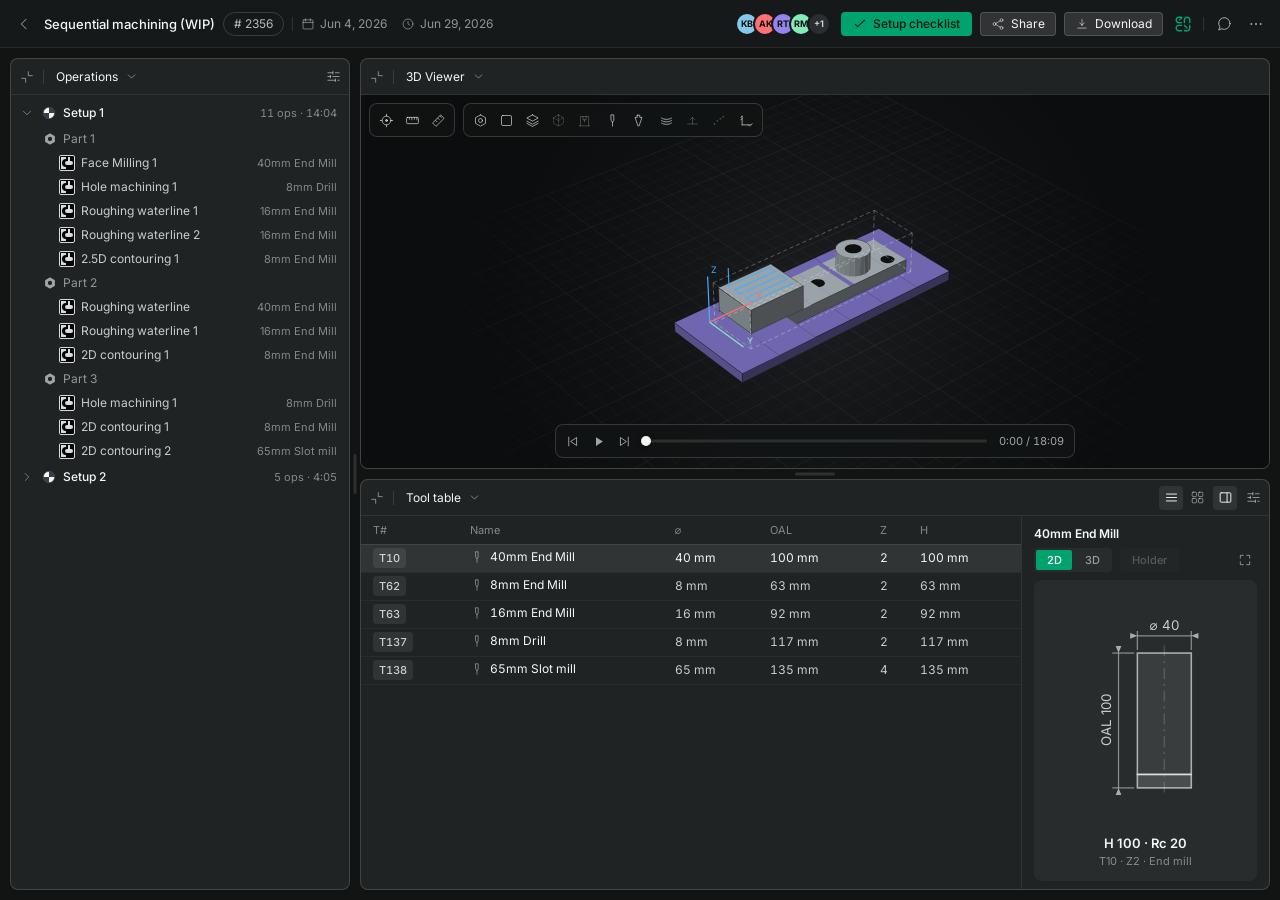
<file: v2/index.html>
<!DOCTYPE html>
<html lang="en">
<head>
  <meta charset="UTF-8" />
  <meta name="viewport" content="width=device-width, initial-scale=1.0, viewport-fit=cover" />
  <title>Workspace v2 · ENCY Core</title>
  <!-- theme bootstrap before CSS so there is no flash of the wrong theme -->
  <script>(function () {
    var p = localStorage.getItem('ency-theme');
    document.documentElement.dataset.theme = p === 'light' || p === 'dark' ? p
      : (p === 'system' && matchMedia('(prefers-color-scheme: light)').matches ? 'light' : 'dark');
  })();</script>
  <link rel="stylesheet" href="styles.css" />
</head>
<body>

<!-- ===================== ICON SPRITE (ENCY PwIcons + operation-icons) ===================== -->
<svg width="0" height="0" style="position:absolute" aria-hidden="true">
  <symbol id="i-chev" viewBox="0 0 24 24" fill="none" stroke="currentColor" stroke-width="1.5" stroke-linecap="round" stroke-linejoin="round"><path d="M9 6l6 6-6 6"/></symbol>
  <symbol id="i-chevdown" viewBox="0 0 24 24" fill="none" stroke="currentColor" stroke-width="1.5" stroke-linecap="round" stroke-linejoin="round"><path d="M6 9l6 6 6-6"/></symbol>
  <symbol id="i-close" viewBox="0 0 24 24" fill="none" stroke="currentColor" stroke-width="1.5" stroke-linecap="round" stroke-linejoin="round"><path d="M6 6l12 12M18 6L6 18"/></symbol>
  <symbol id="i-more" viewBox="0 0 24 24"><circle cx="5" cy="12" r="1.5" fill="currentColor"/><circle cx="12" cy="12" r="1.5" fill="currentColor"/><circle cx="19" cy="12" r="1.5" fill="currentColor"/></symbol>
  <symbol id="i-dotsv" viewBox="0 0 24 24"><circle cx="12" cy="5" r="1.5" fill="currentColor"/><circle cx="12" cy="12" r="1.5" fill="currentColor"/><circle cx="12" cy="19" r="1.5" fill="currentColor"/></symbol>
  <symbol id="i-download" viewBox="0 0 24 24" fill="none" stroke="currentColor" stroke-width="1.5" stroke-linecap="round" stroke-linejoin="round"><path d="M12 4v10m0 0l-4-4m4 4l4-4M5 19h14"/></symbol>
  <symbol id="i-chat" viewBox="0 0 24 24" fill="none" stroke="currentColor" stroke-width="1.5" stroke-linecap="round" stroke-linejoin="round"><path d="M21 11.5a8.5 8.5 0 0 1-12.3 7.6L4 21l1.9-4.7A8.5 8.5 0 1 1 21 11.5z"/></symbol>
  <symbol id="i-help" viewBox="0 0 24 24" fill="none" stroke="currentColor" stroke-width="1.5" stroke-linecap="round" stroke-linejoin="round"><circle cx="12" cy="12" r="9"/><path d="M9.5 9.5a2.5 2.5 0 1 1 3.5 2.3c-.9.4-1.5 1-1.5 2M12 17h.01"/></symbol>
  <symbol id="i-search" viewBox="0 0 24 24" fill="none" stroke="currentColor" stroke-width="1.5" stroke-linecap="round" stroke-linejoin="round"><circle cx="11" cy="11" r="7"/><path d="M20 20l-3.5-3.5"/></symbol>
  <symbol id="i-eye" viewBox="0 0 24 24" fill="none" stroke="currentColor" stroke-width="1.5" stroke-linecap="round" stroke-linejoin="round"><path d="M2 12s3.5-7 10-7 10 7 10 7-3.5 7-10 7-10-7-10-7z"/><circle cx="12" cy="12" r="2.5"/></symbol>
  <symbol id="i-cube" viewBox="0 0 24 24" fill="none" stroke="currentColor" stroke-width="1.5" stroke-linecap="round" stroke-linejoin="round"><path d="M12 3l8 4.5v9L12 21l-8-4.5v-9L12 3zM12 3v18M4 7.5l8 4.5 8-4.5"/></symbol>
  <symbol id="i-sheet" viewBox="0 0 24 24" fill="none" stroke="currentColor" stroke-width="1.5" stroke-linecap="round" stroke-linejoin="round"><rect x="3.5" y="4" width="17" height="16" rx="1.5"/><path d="M3.5 9h17M3.5 14.5h17M9 9v11M15 9v11"/></symbol>
  <symbol id="i-layers" viewBox="0 0 24 24" fill="none" stroke="currentColor" stroke-width="1.5" stroke-linecap="round" stroke-linejoin="round"><path d="M12 3l9 5-9 5-9-5 9-5zM3 13l9 5 9-5M3 16.5l9 5 9-5"/></symbol>
  <symbol id="i-grid-view" viewBox="0 0 24 24" fill="none" stroke="currentColor" stroke-width="1.5" stroke-linecap="round" stroke-linejoin="round"><rect x="3.5" y="3.5" width="7" height="7" rx="1.5"/><rect x="13.5" y="3.5" width="7" height="7" rx="1.5"/><rect x="3.5" y="13.5" width="7" height="7" rx="1.5"/><rect x="13.5" y="13.5" width="7" height="7" rx="1.5"/></symbol>
  <symbol id="i-file" viewBox="0 0 24 24" fill="none" stroke="currentColor" stroke-width="1.5" stroke-linecap="round" stroke-linejoin="round"><path d="M6 3h8l4 4v14a0 0 0 0 1 0 0H6a0 0 0 0 1 0 0V3z"/><path d="M14 3v4h4"/></symbol>
  <symbol id="i-users" viewBox="0 0 24 24" fill="none" stroke="currentColor" stroke-width="1.5" stroke-linecap="round" stroke-linejoin="round"><circle cx="9" cy="8" r="3"/><path d="M3.5 19a5.5 5.5 0 0 1 11 0M16 6.5a3 3 0 0 1 0 6M21 19a5 5 0 0 0-3.5-4.8"/></symbol>
  <symbol id="i-toolbit" viewBox="0 0 24 24" fill="none" stroke="currentColor" stroke-width="1.5" stroke-linecap="round" stroke-linejoin="round"><path d="M10 3h4v9l-2 3-2-3z"/><path d="M12 15v6"/></symbol>
  <symbol id="i-clock" viewBox="0 0 24 24" fill="none" stroke="currentColor" stroke-width="1.5" stroke-linecap="round" stroke-linejoin="round"><circle cx="12" cy="12" r="8.5"/><path d="M12 7.5V12l3 2"/></symbol>
  <symbol id="i-wand" viewBox="0 0 24 24" fill="none" stroke="currentColor" stroke-width="1.5" stroke-linecap="round" stroke-linejoin="round"><path d="M5 19l9-9M14.5 5.5l1 1M17 3l.6 1.8L19.5 5.5l-1.6 1L17 8.5l-.9-2L14.5 5.5z"/></symbol>
  <symbol id="i-check" viewBox="0 0 24 24" fill="none" stroke="currentColor" stroke-width="1.8" stroke-linecap="round" stroke-linejoin="round"><path d="M4 12.5l4 4 12-11"/></symbol>
  <symbol id="i-play" viewBox="0 0 24 24"><path d="M8 5l11 7-11 7z" fill="currentColor"/></symbol>
  <symbol id="i-pause" viewBox="0 0 24 24"><rect x="7.5" y="5" width="3" height="14" rx="1" fill="currentColor"/><rect x="13.5" y="5" width="3" height="14" rx="1" fill="currentColor"/></symbol>
  <symbol id="i-skip-back" viewBox="0 0 24 24" fill="none" stroke="currentColor" stroke-width="1.5" stroke-linecap="round" stroke-linejoin="round"><path d="M18 6L9 12l9 6zM6 5v14"/></symbol>
  <symbol id="i-skip-fwd" viewBox="0 0 24 24" fill="none" stroke="currentColor" stroke-width="1.5" stroke-linecap="round" stroke-linejoin="round"><path d="M6 6l9 6-9 6zM18 5v14"/></symbol>
  <symbol id="i-expand" viewBox="0 0 24 24" fill="none" stroke="currentColor" stroke-width="1.5" stroke-linecap="round" stroke-linejoin="round"><path d="M4 9V4h5M20 9V4h-5M4 15v5h5M20 15v5h-5"/></symbol>
  <symbol id="i-target" viewBox="0 0 24 24" fill="none" stroke="currentColor" stroke-width="1.5" stroke-linecap="round" stroke-linejoin="round"><circle cx="12" cy="12" r="7"/><circle cx="12" cy="12" r="1.6" fill="currentColor"/><path d="M12 2v3M12 19v3M2 12h3M19 12h3"/></symbol>
  <symbol id="i-axes" viewBox="0 0 24 24" fill="none" stroke="currentColor" stroke-width="1.5" stroke-linecap="round" stroke-linejoin="round"><path d="M5 19V5M5 19h14M5 9l-2 2M5 5l-2 2M19 19l2-2M15 19l2 2"/></symbol>
  <symbol id="i-box" viewBox="0 0 24 24" fill="none" stroke="currentColor" stroke-width="1.5" stroke-linecap="round" stroke-linejoin="round"><rect x="4" y="4" width="16" height="16" rx="2"/></symbol>
  <symbol id="i-grid" viewBox="0 0 24 24" fill="none" stroke="currentColor" stroke-width="1.5" stroke-linecap="round" stroke-linejoin="round"><path d="M4 9h16M4 15h16M9 4v16M15 4v16"/></symbol>
  <symbol id="i-ruler" viewBox="0 0 24 24" fill="none" stroke="currentColor" stroke-width="1.5" stroke-linecap="round" stroke-linejoin="round"><rect x="2.5" y="7" width="19" height="10" rx="1.5"/><path d="M7 7v3M11 7v4M15 7v3M19 7v4"/></symbol>
  <symbol id="i-measure" viewBox="0 0 24 24" fill="none" stroke="currentColor" stroke-width="1.5" stroke-linecap="round" stroke-linejoin="round"><path d="M3 15.5L15.5 3l5.5 5.5L8.5 21z"/><path d="M7.5 12l2 2M11 8.5l2 2M14.5 5l2 2"/></symbol>
  <symbol id="i-part" viewBox="0 0 24 24" fill="none" stroke="currentColor" stroke-width="1.5" stroke-linecap="round" stroke-linejoin="round"><path d="M12 3l8 4.5v9L12 21l-8-4.5v-9L12 3z"/><circle cx="12" cy="12" r="3.2"/></symbol>
  <symbol id="i-machine" viewBox="0 0 24 24" fill="none" stroke="currentColor" stroke-width="1.5" stroke-linecap="round" stroke-linejoin="round"><path d="M3.5 20.5h17"/><path d="M5.5 20.5v-15h13v15"/><path d="M9.5 5.5v5.5h5V5.5"/><path d="M12 11v3.5"/></symbol>
  <symbol id="i-context" viewBox="0 0 24 24" fill="none" stroke="currentColor" stroke-width="1.5" stroke-linecap="round" stroke-linejoin="round" stroke-dasharray="2.2 2.6"><path d="M12 3l8 4.5v9L12 21l-8-4.5v-9L12 3zM12 3v18M4 7.5l8 4.5 8-4.5"/></symbol>
  <symbol id="i-holder" viewBox="0 0 24 24" fill="none" stroke="currentColor" stroke-width="1.5" stroke-linecap="round" stroke-linejoin="round"><path d="M10 3.5h4V7h3.5L13 20.5h-2L6.5 7H10V3.5z"/></symbol>
  <symbol id="i-normals" viewBox="0 0 24 24" fill="none" stroke="currentColor" stroke-width="1.5" stroke-linecap="round" stroke-linejoin="round"><path d="M4 17.5h16"/><path d="M12 17.5V7"/><path d="M8.5 10.5L12 7l3.5 3.5"/></symbol>
  <symbol id="i-points" viewBox="0 0 24 24" fill="currentColor"><circle cx="5.5" cy="17.5" r="1.5"/><circle cx="10" cy="12.5" r="1.5"/><circle cx="15" cy="9" r="1.5"/><circle cx="19.5" cy="6" r="1.5"/></symbol>
  <symbol id="i-panel-right" viewBox="0 0 24 24" fill="none" stroke="currentColor" stroke-width="1.5" stroke-linecap="round" stroke-linejoin="round"><rect x="3.5" y="4.5" width="17" height="15" rx="1.5"/><path d="M14.5 4.5v15"/></symbol>
  <symbol id="i-panel-bottom" viewBox="0 0 24 24" fill="none" stroke="currentColor" stroke-width="1.5" stroke-linecap="round" stroke-linejoin="round"><rect x="3.5" y="4.5" width="17" height="15" rx="1.5"/><path d="M3.5 13.5h17"/></symbol>
  <symbol id="i-mesh" viewBox="0 0 24 24" fill="none" stroke="currentColor" stroke-width="1.5" stroke-linecap="round" stroke-linejoin="round"><path d="M4 8c4 3 12 3 16 0M4 12c4 3 12 3 16 0M4 16c4 3 12 3 16 0"/></symbol>
  <symbol id="i-undo" viewBox="0 0 24 24" fill="none" stroke="currentColor" stroke-width="1.5" stroke-linecap="round" stroke-linejoin="round"><path d="M9 14L4 9l5-5M4 9h11a5 5 0 0 1 0 10h-3"/></symbol>
  <symbol id="i-warn" viewBox="0 0 24 24" fill="none" stroke="currentColor" stroke-width="1.5" stroke-linecap="round" stroke-linejoin="round"><path d="M12 4l9 16H3z"/><path d="M12 10v4M12 17.5v.01"/></symbol>
  <symbol id="i-pin" viewBox="0 0 24 24" fill="none" stroke="currentColor" stroke-width="1.5" stroke-linecap="round" stroke-linejoin="round"><path d="M12 21s7-6.3 7-11a7 7 0 1 0-14 0c0 4.7 7 11 7 11z"/><circle cx="12" cy="10" r="2.5"/></symbol>
  <symbol id="i-back" viewBox="0 0 24 24" fill="none" stroke="currentColor" stroke-width="1.5" stroke-linecap="round" stroke-linejoin="round"><path d="M15 5l-7 7 7 7"/></symbol>
  <symbol id="i-minimize" viewBox="0 0 24 24" fill="none" stroke="currentColor" stroke-width="1.5" stroke-linecap="round" stroke-linejoin="round"><path d="M20 10h-6V4"/><path d="M4 14h6v6"/></symbol>
  <symbol id="i-sliders" viewBox="0 0 24 24" fill="none" stroke="currentColor" stroke-width="1.5" stroke-linecap="round" stroke-linejoin="round"><path d="M3 6h8M15 6h6M11 4v4"/><path d="M3 12h4M11 12h10M7 10v4"/><path d="M3 18h12M19 18h2M15 16v4"/></symbol>
  <symbol id="i-calendar" viewBox="0 0 24 24" fill="none" stroke="currentColor" stroke-width="1.5" stroke-linecap="round" stroke-linejoin="round"><rect x="3.5" y="5" width="17" height="15.5" rx="1.5"/><path d="M3.5 9.5h17M8 3v4M16 3v4"/></symbol>
  <symbol id="i-share" viewBox="0 0 24 24" fill="none" stroke="currentColor" stroke-width="1.5" stroke-linecap="round" stroke-linejoin="round"><circle cx="18" cy="5.5" r="2.5"/><circle cx="6" cy="12" r="2.5"/><circle cx="18" cy="18.5" r="2.5"/><path d="M8.2 10.8l7.6-4.1M8.2 13.2l7.6 4.1"/></symbol>
  <symbol id="i-bell" viewBox="0 0 24 24" fill="none" stroke="currentColor" stroke-width="1.5" stroke-linecap="round" stroke-linejoin="round"><path d="M18 8.5a6 6 0 0 0-12 0c0 6.5-2.5 8-2.5 8h17s-2.5-1.5-2.5-8"/><path d="M10.3 20a2 2 0 0 0 3.4 0"/></symbol>
  <symbol id="i-copy" viewBox="0 0 24 24" fill="none" stroke="currentColor" stroke-width="1.5" stroke-linecap="round" stroke-linejoin="round"><rect x="9" y="9" width="11" height="11" rx="1.5"/><path d="M6.5 15h-1A1.5 1.5 0 0 1 4 13.5v-8A1.5 1.5 0 0 1 5.5 4h8A1.5 1.5 0 0 1 15 5.5v1"/></symbol>
  <symbol id="i-folder" viewBox="0 0 24 24" fill="none" stroke="currentColor" stroke-width="1.5" stroke-linecap="round" stroke-linejoin="round"><path d="M3.5 7A1.5 1.5 0 0 1 5 5.5h4L11 8h8a1.5 1.5 0 0 1 1.5 1.5V18a1.5 1.5 0 0 1-1.5 1.5H5A1.5 1.5 0 0 1 3.5 18z"/></symbol>
  <symbol id="i-logout" viewBox="0 0 24 24" fill="none" stroke="currentColor" stroke-width="1.5" stroke-linecap="round" stroke-linejoin="round"><path d="M13 4H6.5A1.5 1.5 0 0 0 5 5.5v13A1.5 1.5 0 0 0 6.5 20H13"/><path d="M17 8l4 4-4 4M21 12H10"/></symbol>
  <!-- ENCY logo (brand, from assets/Referens/logo.svg, 24x24) -->
  <symbol id="i-ency" viewBox="0 0 24 24" fill="none">
    <path d="M10.5938 18.0938H7.89844C6.79818 18.0938 5.90625 17.2018 5.90625 16.1016C5.90625 15.0013 6.79818 14.1094 7.89844 14.1094H10.5938C10.9821 14.1094 11.2969 13.7946 11.2969 13.4062C11.2969 13.0179 10.9821 12.7031 10.5938 12.7031H7.89844C6.02153 12.7031 4.5 14.2247 4.5 16.1016C4.5 17.9785 6.02153 19.5 7.89844 19.5H10.5938C10.9821 19.5 11.2969 19.1852 11.2969 18.7969C11.2969 18.4085 10.9821 18.0938 10.5938 18.0938Z" fill="currentColor"/>
    <path d="M14.1094 10.5937L14.1094 7.89844C14.1094 6.79818 15.0013 5.90625 16.1016 5.90625C17.2018 5.90625 18.0937 6.79818 18.0937 7.89844L18.0937 10.5937C18.0937 10.9821 18.4085 11.2969 18.7969 11.2969C19.1852 11.2969 19.5 10.9821 19.5 10.5938L19.5 7.89844C19.5 6.02153 17.9785 4.5 16.1016 4.5C14.2247 4.5 12.7031 6.02153 12.7031 7.89844L12.7031 10.5937C12.7031 10.9821 13.0179 11.2969 13.4062 11.2969C13.7946 11.2969 14.1094 10.9821 14.1094 10.5937Z" fill="currentColor"/>
    <path d="M18.0938 13.4062L18.0938 16.1016C18.0938 17.2018 17.2018 18.0937 16.1016 18.0937L13.4063 18.0937C13.0179 18.0937 12.7031 18.4085 12.7031 18.7969C12.7031 19.1852 13.0179 19.5 13.4063 19.5L16.1016 19.5C17.9785 19.5 19.5 17.9785 19.5 16.1016L19.5 13.4062C19.5 13.0179 19.1852 12.7031 18.7969 12.7031C18.4086 12.7031 18.0938 13.0179 18.0938 13.4062Z" fill="currentColor"/>
    <path d="M13.4064 12.7031C13.018 12.7031 12.7031 13.018 12.7031 13.4064C12.7031 13.6006 12.7818 13.7764 12.9091 13.9037L15.6041 16.5987C15.7314 16.726 15.9072 16.8047 16.1014 16.8047C16.4898 16.8047 16.8047 16.4898 16.8047 16.1014C16.8047 15.9072 16.726 15.7314 16.5987 15.6041L13.9037 12.9091C13.7764 12.7818 13.6006 12.7031 13.4064 12.7031Z" fill="currentColor"/>
    <path d="M10.5938 9.89062H7.89844C6.79818 9.89062 5.90625 8.99869 5.90625 7.89844C5.90625 6.79818 6.79818 5.90625 7.89844 5.90625H9.59938L8.22071 7.28493C8.09346 7.41217 8.01476 7.58795 8.01476 7.78211C8.01476 8.17044 8.32956 8.48524 8.71789 8.48524C8.91205 8.48524 9.08783 8.40654 9.21507 8.2793L11.0909 6.40343C11.2182 6.27619 11.2969 6.10041 11.2969 5.90625V5.20312C11.2969 4.8148 10.9821 4.5 10.5938 4.5H7.89844C6.02153 4.5 4.5 6.02153 4.5 7.89844C4.5 9.77534 6.02153 11.2969 7.89844 11.2969H10.5938C10.9821 11.2969 11.2969 10.9821 11.2969 10.5937C11.2969 10.2054 10.9821 9.89062 10.5938 9.89062Z" fill="currentColor"/>
  </symbol>
  <symbol id="i-maximize" viewBox="0 0 24 24" fill="none" stroke="currentColor" stroke-width="1.5" stroke-linecap="round" stroke-linejoin="round"><path d="M14 4h6v6"/><path d="M10 20H4v-6"/></symbol>
  <symbol id="i-rows" viewBox="0 0 24 24" fill="none" stroke="currentColor" stroke-width="1.5" stroke-linecap="round" stroke-linejoin="round"><path d="M4 6.5h16M4 12h16M4 17.5h16"/></symbol>
  <symbol id="i-bolt" viewBox="0 0 24 24" fill="none" stroke="currentColor" stroke-width="1.5" stroke-linecap="round" stroke-linejoin="round"><path d="M13 3L5.5 13.5H11L10 21l7.5-10.5H12L13 3z"/></symbol>
  <symbol id="i-hash" viewBox="0 0 24 24" fill="none" stroke="currentColor" stroke-width="1.5" stroke-linecap="round" stroke-linejoin="round"><path d="M9.5 4.5l-2.4 15M16.9 4.5l-2.4 15M4.5 9.2h15.4M4.1 14.8h15.4"/></symbol>

  <symbol id="op-machine" viewBox="0 0 20 20">
    <path d="M14.584 4.583c.46 0 .833.374.833.834v5.766c0 .09-.015.178-.043.263-.253.76-1.327.76-1.58 0a.833.833 0 0 1-.044-.263V5.417c0-.46.374-.834.834-.834z" fill="var(--operation-icon-fill)" stroke="var(--operation-icon-accent)" stroke-width=".833" stroke-linejoin="round"/>
    <rect x="2.916" y="5.417" width="6.667" height="11.667" rx="1.25" fill="var(--operation-icon-fill)" stroke="var(--operation-icon-accent)" stroke-width=".833" stroke-linejoin="round"/>
    <rect x="2.916" y="13.749" width="14.167" height="4.167" rx="1.25" fill="var(--operation-icon-fill)" stroke="var(--operation-icon-accent)" stroke-width=".833" stroke-linejoin="round"/>
    <rect x="8.75" y="3.749" width="4.167" height="4.167" rx="1.25" fill="var(--operation-icon-fill)" stroke="var(--operation-icon-accent)" stroke-width=".833" stroke-linejoin="round"/>
    <rect x="12.083" y="2.083" width="5" height="6.667" rx="1.25" fill="var(--operation-icon-fill)" stroke="var(--operation-icon-accent)" stroke-width=".833" stroke-linejoin="round"/>
    <rect x="5.416" y="2.083" width="4.167" height="8.333" rx="1.25" fill="var(--operation-icon-fill)" stroke="var(--operation-icon-accent)" stroke-width=".833" stroke-linejoin="round"/>
  </symbol>
  <symbol id="op-setup" viewBox="0 0 20 20">
    <circle cx="10" cy="10" r="7.083" fill="#F6F6F6" stroke="#3B3E48" stroke-width=".833"/>
    <path d="M17.5 10c0-.985-.194-1.96-.571-2.87A7.5 7.5 0 0 0 10 2.5V10h7.5z" fill="#3B3E48"/>
    <path d="M2.5 10a7.5 7.5 0 0 0 7.5 7.5V10H2.5z" fill="#3B3E48"/>
  </symbol>
  <symbol id="op-part" viewBox="0 0 20 20">
    <path fill-rule="evenodd" clip-rule="evenodd" d="M9.554 2.121a.9.9 0 0 1 .892 0l6.111 3.552c.274.16.443.453.443.77v7.116a.89.89 0 0 1-.443.769l-6.111 3.552a.9.9 0 0 1-.892 0l-6.111-3.552A.89.89 0 0 1 3 13.558V6.442c0-.317.169-.61.442-.769L9.554 2.121zM9.999 6.948a3.052 3.052 0 1 0 0 6.104 3.052 3.052 0 0 0 0-6.104z" fill="var(--operation-icon-fill)"/>
  </symbol>
  <symbol id="op-operation" viewBox="0 0 20 20">
    <rect x=".625" y=".625" width="18.75" height="18.75" rx="1.875" stroke="var(--operation-icon-fill)" stroke-width="1.25"/>
    <path d="M11.25 8.75h1.25V2.5h-1.25z" fill="var(--operation-icon-fill)"/>
    <path d="M12.5 8.75h1.25V2.5H12.5z" fill="var(--operation-icon-fill)"/>
    <path fill-rule="evenodd" clip-rule="evenodd" d="M2.5 17.5h6.25V15A5 5 0 0 1 8.75 5V2.5H2.5z" fill="var(--operation-icon-fill)"/>
    <path fill-rule="evenodd" clip-rule="evenodd" d="M7.5 10 10 10V7.5A2.5 2.5 0 0 0 7.5 10z" fill="var(--operation-icon-fill)"/>
    <path d="M7.5 10a2.5 2.5 0 0 0 2.5 2.5V10z" fill="var(--operation-icon-fill)"/>
    <path fill-rule="evenodd" clip-rule="evenodd" d="M10 7.5h2.5V10H10z" fill="var(--operation-icon-fill)"/>
    <path d="M10 12.5h2.5V10H10z" fill="var(--operation-icon-fill)"/>
    <path fill-rule="evenodd" clip-rule="evenodd" d="M15 7.5V10h-2.5V7.5z" fill="var(--operation-icon-fill)"/>
    <path d="M12.5 12.5H15V10h-2.5z" fill="var(--operation-icon-fill)"/>
    <path fill-rule="evenodd" clip-rule="evenodd" d="M15 10V7.5A2.5 2.5 0 0 1 17.5 10z" fill="var(--operation-icon-fill)"/>
    <path d="M15 12.5A2.5 2.5 0 0 0 17.5 10H15z" fill="var(--operation-icon-fill)"/>
  </symbol>
</svg>

<!-- Каркас: header + левая панель на всю высоту + две панели справа 50/50 -->
<!-- operations list display options (anchored to the panel's sliders button) -->
<div class="statsmenu" id="statsMenu" hidden></div>

<div class="app">
  <header class="header">
    <button class="header__back" title="Back"><svg><use href="#i-back"/></svg></button>
    <div class="header__title">Sequential machining (WIP)</div>
    <span class="chip-num"># 2356</span>
    <span class="header__sep"></span>
    <span class="header__date header__date--created" title="Created"><svg><use href="#i-calendar"/></svg>Jun 4, 2026</span>
    <button class="header__date header__date--upd" id="updBtn" title="Updated"><svg><use href="#i-clock"/></svg>Jun 29, 2026</button>
    <!-- compact header: who updated last + when the project was created -->
    <div class="pdetails datepop" id="datePanel" hidden>
      <div class="datepop__label">Last update</div>
      <div class="member">
        <span class="avatar" style="--av:#9584eb">RT<i class="st st--on" title="Online"></i></span>
        <div class="member__text">
          <div class="member__name">Ravil Test</div>
          <div class="member__mail">Jun 29, 2026 · 14:32</div>
        </div>
      </div>
      <div class="pdetails__div"></div>
      <div class="datepop__created"><svg><use href="#i-calendar"/></svg>Created Jun 4, 2026</div>
    </div>
    <div class="header__spacer"></div>
    <button class="avatars" id="membersBtn" title="Project members">
      <span class="avatar" style="--av:#84c9eb">KB</span>
      <span class="avatar" style="--av:#ff7072">AK</span>
      <span class="avatar" style="--av:#9584eb">RT</span>
      <span class="avatar" style="--av:#84ebb8">RM</span>
      <span class="avatar avatar--more">+1</span>
    </button>
    <button class="btn-primary header__cl" id="clBtn" title="Setup checklist"><svg><use href="#i-check"/></svg><span class="header__cl-word">Setup checklist</span><span class="header__cl-num" id="clBtnNum"></span></button>
    <button class="btn-secondary"><svg><use href="#i-share"/></svg>Share</button>
    <button class="btn-secondary"><svg><use href="#i-download"/></svg>Download</button>
    <button class="header__encybtn" title="Open in ENCY"><svg><use href="#i-ency"/></svg></button>
    <span class="header__sep"></span>
    <button class="header__iconbtn header__chat" title="Chat"><svg><use href="#i-chat"/></svg></button>
    <button class="header__iconbtn" id="moreBtn" title="More"><svg><use href="#i-more"/></svg></button>
    <div class="hmenu" id="moreMenu" hidden>
      <button><svg><use href="#i-bell"/></svg>Notifications</button>
      <button><svg><use href="#i-share"/></svg>Share</button>
      <button><svg><use href="#i-copy"/></svg>Duplicate to My Projects</button>
      <button><svg><use href="#i-folder"/></svg>Collections<svg class="chev"><use href="#i-chev"/></svg></button>
      <div class="hmenu__sep"></div>
      <button class="is-danger"><svg><use href="#i-logout"/></svg>Leave project</button>
    </div>

    <!-- Members popover (opens from the members stack) -->
    <div class="pdetails" id="membersPanel" hidden>
      <div class="pdetails__head">
        <div class="pdetails__title">Members <span class="pdetails__cnt">5</span></div>
        <button class="header__iconbtn" id="pdClose" title="Close"><svg><use href="#i-close"/></svg></button>
      </div>

      <div class="member">
        <span class="avatar" style="--av:#84c9eb">KB<i class="st" title="Offline"></i></span>
        <div class="member__text">
          <div class="member__name">Kirill Belousov</div>
          <div class="member__mail">k.belousov@encycam.com</div>
        </div>
        <button class="inforow__copy" data-copy="k.belousov@encycam.com" title="Copy email"><svg><use href="#i-copy"/></svg></button>
        <span class="role role--owner">Owner</span>
      </div>
      <div class="member">
        <span class="avatar" style="--av:#ff7072">AK<i class="st" title="Offline"></i></span>
        <div class="member__text">
          <div class="member__name">Andrei Kharatsidi</div>
          <div class="member__mail">a.kh@encycam.com</div>
        </div>
        <button class="inforow__copy" data-copy="a.kh@encycam.com" title="Copy email"><svg><use href="#i-copy"/></svg></button>
        <span class="role">Can edit</span>
      </div>
      <div class="member">
        <span class="avatar" style="--av:#9584eb">RT<i class="st st--on" title="Online"></i></span>
        <div class="member__text">
          <div class="member__name">Ravil Test</div>
          <div class="member__mail">raviltest@encycam.com</div>
        </div>
        <button class="inforow__copy" data-copy="raviltest@encycam.com" title="Copy email"><svg><use href="#i-copy"/></svg></button>
        <span class="role">Can edit</span>
      </div>
      <div class="pdetails__hidden" hidden>
        <div class="member">
          <span class="avatar" style="--av:#84ebb8">RM<i class="st st--on" title="Online"></i></span>
          <div class="member__text">
            <div class="member__name">Ruslan M</div>
            <div class="member__mail">ruslan.m@encycam.com</div>
          </div>
          <button class="inforow__copy" data-copy="ruslan.m@encycam.com" title="Copy email"><svg><use href="#i-copy"/></svg></button>
          <span class="role">Can view</span>
        </div>
        <div class="member">
          <span class="avatar" style="--av:#ebda84">KE<i class="st" title="Offline"></i></span>
          <div class="member__text">
            <div class="member__name">Kate Esseeva</div>
            <div class="member__mail">k.esseeva@encycam.com</div>
          </div>
          <button class="inforow__copy" data-copy="k.esseeva@encycam.com" title="Copy email"><svg><use href="#i-copy"/></svg></button>
          <span class="role">Can view</span>
        </div>
      </div>
      <button class="pdetails__more" id="pdMore"><span class="pdetails__moreico"><svg><use href="#i-chevdown"/></svg></span>+2 more</button>

      <div class="pdetails__div"></div>
      <div class="pdetails__sect">Project details</div>

      <div class="inforow"><span class="inforow__label">Number ID</span><span class="inforow__val">2356</span>
        <button class="inforow__copy" data-copy="2356" title="Copy"><svg><use href="#i-copy"/></svg></button></div>
      <div class="inforow"><span class="inforow__label">Machine</span><span class="inforow__val">HAAS DT-2</span>
        <button class="inforow__copy" data-copy="HAAS DT-2" title="Copy"><svg><use href="#i-copy"/></svg></button></div>
      <div class="inforow"><span class="inforow__label">Description</span><span class="inforow__val inforow__val--empty">no comments</span></div>
    </div>
  </header>
  <div class="main">
    <aside class="panel panel--left" id="leftPanel" data-view="operations">
      <header class="panel__head"></header>
      <div class="panel__vlabel" title="Expand panel"></div>
      <div class="panel__body"><div class="ghost"></div></div>
    </aside>
    <div class="divider divider--v" id="dividerV" title="Drag to resize"></div>
    <div class="rightcol">
      <section class="panel" id="topPanel" data-view="viewer">
        <header class="panel__head"></header>
        <div class="panel__body"><div class="ghost"></div></div>
      </section>
      <div class="divider divider--h" id="dividerH" title="Drag to resize"></div>
      <section class="panel" id="bottomPanel" data-view="tools">
        <header class="panel__head"></header>
        <div class="panel__body"><div class="ghost"></div></div>
      </section>
    </div>
  </div>
  <!-- checklist mode: a fixed two-panel layout replacing the workspace;
       the left panel is a REAL panel with the view combobox (Overview by
       default, switchable to 3D Viewer / Tool table / Operations) -->
  <div class="clmode" id="clMode">
    <section class="panel clmode__ov" data-view="overview">
      <header class="panel__head"></header>
      <div class="panel__body"><div class="ghost"></div></div>
    </section>
    <div class="divider divider--v" id="clDividerV" title="Drag to resize"></div>
    <section class="panel clmode__list">
      <header class="panel__head">
        <div class="clmode__title">Setup checklist</div>
        <div class="panel__hspacer"></div>
        <button class="header__iconbtn" id="clClose" title="Exit checklist"><svg><use href="#i-close"/></svg></button>
      </header>
      <div class="panel__body" id="clListBody"></div>
    </section>
  </div>
</div>

<script src="app.js"></script>
</body>
</html>
</file>
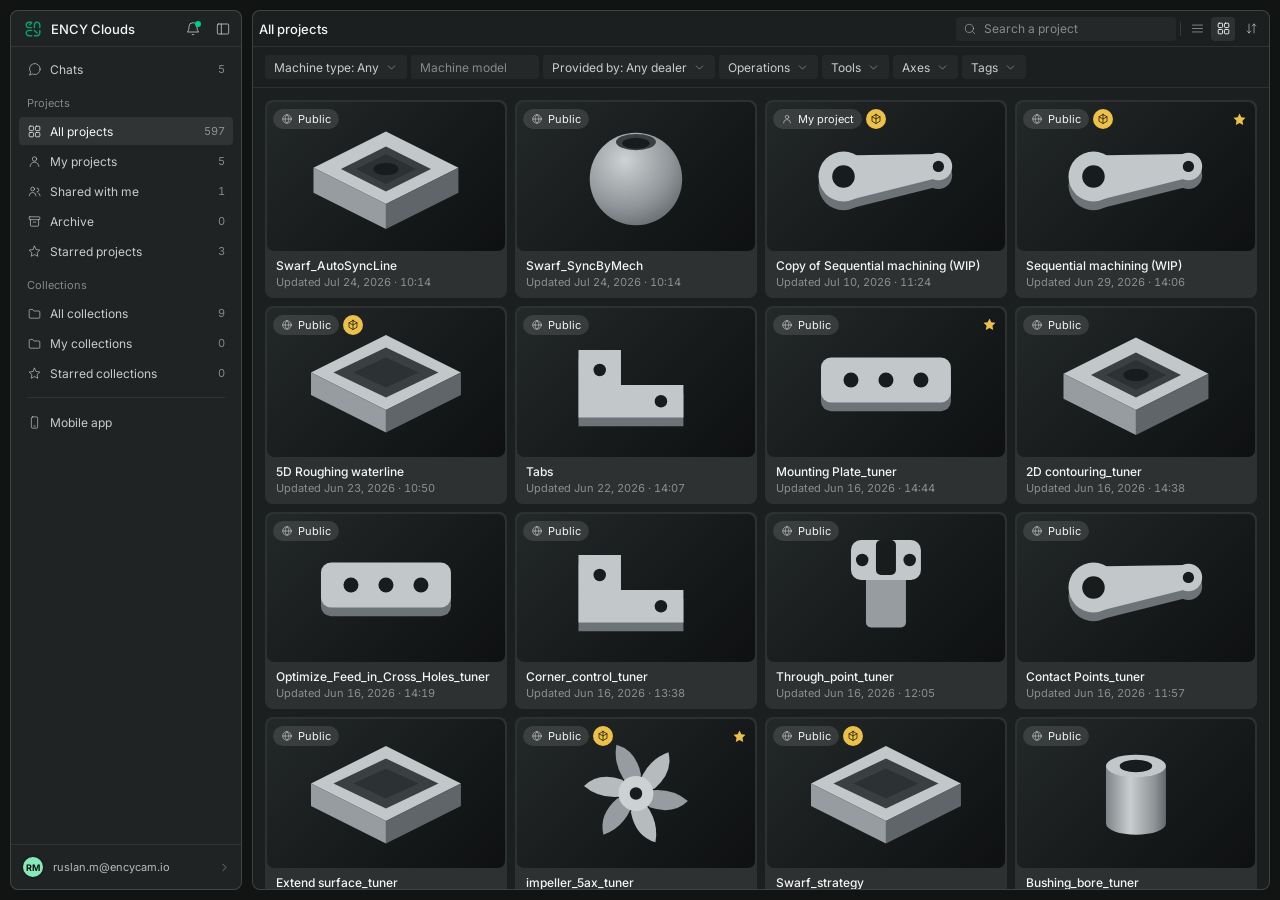
<file: v2/clouds.html>
<!DOCTYPE html>
<html lang="en">
<head>
  <meta charset="UTF-8" />
  <meta name="viewport" content="width=device-width, initial-scale=1.0, viewport-fit=cover" />
  <title>Clouds v2 · ENCY Core</title>
  <!-- theme bootstrap before CSS so there is no flash of the wrong theme -->
  <script>(function () {
    var p = localStorage.getItem('ency-theme');
    document.documentElement.dataset.theme = p === 'light' || p === 'dark' ? p
      : (p === 'system' && matchMedia('(prefers-color-scheme: light)').matches ? 'light' : 'dark');
  })();</script>
  <link rel="stylesheet" href="styles.css" />
  <link rel="stylesheet" href="clouds.css" />
</head>
<body>

<!-- ===================== ICON SPRITE (shared subset + clouds-specific) ===================== -->
<svg width="0" height="0" style="position:absolute" aria-hidden="true">
  <symbol id="i-chev" viewBox="0 0 24 24" fill="none" stroke="currentColor" stroke-width="1.5" stroke-linecap="round" stroke-linejoin="round"><path d="M9 6l6 6-6 6"/></symbol>
  <symbol id="i-chevdown" viewBox="0 0 24 24" fill="none" stroke="currentColor" stroke-width="1.5" stroke-linecap="round" stroke-linejoin="round"><path d="M6 9l6 6 6-6"/></symbol>
  <symbol id="i-close" viewBox="0 0 24 24" fill="none" stroke="currentColor" stroke-width="1.5" stroke-linecap="round" stroke-linejoin="round"><path d="M6 6l12 12M18 6L6 18"/></symbol>
  <symbol id="i-check" viewBox="0 0 24 24" fill="none" stroke="currentColor" stroke-width="1.8" stroke-linecap="round" stroke-linejoin="round"><path d="M4 12.5l4 4 12-11"/></symbol>
  <symbol id="i-info" viewBox="0 0 24 24" fill="none" stroke="currentColor" stroke-width="1.5" stroke-linecap="round" stroke-linejoin="round"><circle cx="12" cy="12" r="8.5"/><path d="M12 11.2v5"/><path d="M12 7.8h.01"/></symbol>
  <symbol id="i-calendar" viewBox="0 0 24 24" fill="none" stroke="currentColor" stroke-width="1.5" stroke-linecap="round" stroke-linejoin="round"><rect x="4" y="5.5" width="16" height="15" rx="2"/><path d="M8 3v5M16 3v5M4 11h16"/></symbol>
  <symbol id="i-search" viewBox="0 0 24 24" fill="none" stroke="currentColor" stroke-width="1.5" stroke-linecap="round" stroke-linejoin="round"><circle cx="11" cy="11" r="7"/><path d="M20 20l-3.5-3.5"/></symbol>
  <symbol id="i-chat" viewBox="0 0 24 24" fill="none" stroke="currentColor" stroke-width="1.5" stroke-linecap="round" stroke-linejoin="round"><path d="M21 11.5a8.5 8.5 0 0 1-12.3 7.6L4 21l1.9-4.7A8.5 8.5 0 1 1 21 11.5z"/></symbol>
  <symbol id="i-bell" viewBox="0 0 24 24" fill="none" stroke="currentColor" stroke-width="1.5" stroke-linecap="round" stroke-linejoin="round"><path d="M18 8.5a6 6 0 0 0-12 0c0 6.5-2.5 8-2.5 8h17s-2.5-1.5-2.5-8"/><path d="M10.3 20a2 2 0 0 0 3.4 0"/></symbol>
  <symbol id="i-grid-view" viewBox="0 0 24 24" fill="none" stroke="currentColor" stroke-width="1.5" stroke-linecap="round" stroke-linejoin="round"><rect x="3.5" y="3.5" width="7" height="7" rx="1.5"/><rect x="13.5" y="3.5" width="7" height="7" rx="1.5"/><rect x="3.5" y="13.5" width="7" height="7" rx="1.5"/><rect x="13.5" y="13.5" width="7" height="7" rx="1.5"/></symbol>
  <symbol id="i-rows" viewBox="0 0 24 24" fill="none" stroke="currentColor" stroke-width="1.5" stroke-linecap="round" stroke-linejoin="round"><path d="M4 6.5h16M4 12h16M4 17.5h16"/></symbol>
  <symbol id="i-folder" viewBox="0 0 24 24" fill="none" stroke="currentColor" stroke-width="1.5" stroke-linecap="round" stroke-linejoin="round"><path d="M3.5 7A1.5 1.5 0 0 1 5 5.5h4L11 8h8a1.5 1.5 0 0 1 1.5 1.5V18a1.5 1.5 0 0 1-1.5 1.5H5A1.5 1.5 0 0 1 3.5 18z"/></symbol>
  <symbol id="i-users" viewBox="0 0 24 24" fill="none" stroke="currentColor" stroke-width="1.5" stroke-linecap="round" stroke-linejoin="round"><circle cx="9" cy="8" r="3"/><path d="M3.5 19a5.5 5.5 0 0 1 11 0M16 6.5a3 3 0 0 1 0 6M21 19a5 5 0 0 0-3.5-4.8"/></symbol>
  <symbol id="i-logout" viewBox="0 0 24 24" fill="none" stroke="currentColor" stroke-width="1.5" stroke-linecap="round" stroke-linejoin="round"><path d="M13 4H6.5A1.5 1.5 0 0 0 5 5.5v13A1.5 1.5 0 0 0 6.5 20H13"/><path d="M17 8l4 4-4 4M21 12H10"/></symbol>
  <symbol id="i-cube" viewBox="0 0 24 24" fill="none" stroke="currentColor" stroke-width="1.5" stroke-linecap="round" stroke-linejoin="round"><path d="M12 3l8 4.5v9L12 21l-8-4.5v-9L12 3zM12 3v18M4 7.5l8 4.5 8-4.5"/></symbol>
  <symbol id="i-more" viewBox="0 0 24 24"><circle cx="5" cy="12" r="1.5" fill="currentColor"/><circle cx="12" cy="12" r="1.5" fill="currentColor"/><circle cx="19" cy="12" r="1.5" fill="currentColor"/></symbol>
  <symbol id="i-clock" viewBox="0 0 24 24" fill="none" stroke="currentColor" stroke-width="1.5" stroke-linecap="round" stroke-linejoin="round"><circle cx="12" cy="12" r="8.5"/><path d="M12 7.5V12l3 2"/></symbol>
  <symbol id="i-share" viewBox="0 0 24 24" fill="none" stroke="currentColor" stroke-width="1.5" stroke-linecap="round" stroke-linejoin="round"><circle cx="18" cy="5.5" r="2.5"/><circle cx="6" cy="12" r="2.5"/><circle cx="18" cy="18.5" r="2.5"/><path d="M8.2 10.8l7.6-4.1M8.2 13.2l7.6 4.1"/></symbol>
  <symbol id="i-download" viewBox="0 0 24 24" fill="none" stroke="currentColor" stroke-width="1.5" stroke-linecap="round" stroke-linejoin="round"><path d="M12 4v10m0 0l-4-4m4 4l4-4M5 19h14"/></symbol>
  <symbol id="i-copy" viewBox="0 0 24 24" fill="none" stroke="currentColor" stroke-width="1.5" stroke-linecap="round" stroke-linejoin="round"><rect x="9" y="9" width="11" height="11" rx="1.5"/><path d="M6.5 15h-1A1.5 1.5 0 0 1 4 13.5v-8A1.5 1.5 0 0 1 5.5 4h8A1.5 1.5 0 0 1 15 5.5v1"/></symbol>
  <symbol id="i-back" viewBox="0 0 24 24" fill="none" stroke="currentColor" stroke-width="1.5" stroke-linecap="round" stroke-linejoin="round"><path d="M15 5l-7 7 7 7"/></symbol>
  <symbol id="i-panel-right" viewBox="0 0 24 24" fill="none" stroke="currentColor" stroke-width="1.5" stroke-linecap="round" stroke-linejoin="round"><rect x="3.5" y="4.5" width="17" height="15" rx="1.5"/><path d="M14.5 4.5v15"/></symbol>
  <symbol id="i-eye" viewBox="0 0 24 24" fill="none" stroke="currentColor" stroke-width="1.5" stroke-linecap="round" stroke-linejoin="round"><path d="M2 12s3.5-7 10-7 10 7 10 7-3.5 7-10 7-10-7-10-7z"/><circle cx="12" cy="12" r="2.5"/></symbol>
  <symbol id="i-ruler" viewBox="0 0 24 24" fill="none" stroke="currentColor" stroke-width="1.5" stroke-linecap="round" stroke-linejoin="round"><rect x="2.5" y="7" width="19" height="10" rx="1.5"/><path d="M7 7v3M11 7v4M15 7v3M19 7v4"/></symbol>
  <symbol id="i-measure" viewBox="0 0 24 24" fill="none" stroke="currentColor" stroke-width="1.5" stroke-linecap="round" stroke-linejoin="round"><path d="M3 15.5L15.5 3l5.5 5.5L8.5 21z"/><path d="M7.5 12l2 2M11 8.5l2 2M14.5 5l2 2"/></symbol>
  <symbol id="i-part" viewBox="0 0 24 24" fill="none" stroke="currentColor" stroke-width="1.5" stroke-linecap="round" stroke-linejoin="round"><path d="M12 3l8 4.5v9L12 21l-8-4.5v-9L12 3z"/><circle cx="12" cy="12" r="3.2"/></symbol>
  <symbol id="i-box" viewBox="0 0 24 24" fill="none" stroke="currentColor" stroke-width="1.5" stroke-linecap="round" stroke-linejoin="round"><rect x="4" y="4" width="16" height="16" rx="2"/></symbol>
  <symbol id="i-layers" viewBox="0 0 24 24" fill="none" stroke="currentColor" stroke-width="1.5" stroke-linecap="round" stroke-linejoin="round"><path d="M12 3l9 5-9 5-9-5 9-5zM3 13l9 5 9-5M3 16.5l9 5 9-5"/></symbol>
  <symbol id="i-context" viewBox="0 0 24 24" fill="none" stroke="currentColor" stroke-width="1.5" stroke-linecap="round" stroke-linejoin="round" stroke-dasharray="2.2 2.6"><path d="M12 3l8 4.5v9L12 21l-8-4.5v-9L12 3zM12 3v18M4 7.5l8 4.5 8-4.5"/></symbol>
  <symbol id="i-machine" viewBox="0 0 24 24" fill="none" stroke="currentColor" stroke-width="1.5" stroke-linecap="round" stroke-linejoin="round"><path d="M3.5 20.5h17"/><path d="M5.5 20.5v-15h13v15"/><path d="M9.5 5.5v5.5h5V5.5"/><path d="M12 11v3.5"/></symbol>
  <symbol id="i-toolbit" viewBox="0 0 24 24" fill="none" stroke="currentColor" stroke-width="1.5" stroke-linecap="round" stroke-linejoin="round"><path d="M10 3h4v9l-2 3-2-3z"/><path d="M12 15v6"/></symbol>
  <symbol id="i-holder" viewBox="0 0 24 24" fill="none" stroke="currentColor" stroke-width="1.5" stroke-linecap="round" stroke-linejoin="round"><path d="M10 3.5h4V7h3.5L13 20.5h-2L6.5 7H10V3.5z"/></symbol>
  <symbol id="i-mesh" viewBox="0 0 24 24" fill="none" stroke="currentColor" stroke-width="1.5" stroke-linecap="round" stroke-linejoin="round"><path d="M4 8c4 3 12 3 16 0M4 12c4 3 12 3 16 0M4 16c4 3 12 3 16 0"/></symbol>
  <symbol id="i-normals" viewBox="0 0 24 24" fill="none" stroke="currentColor" stroke-width="1.5" stroke-linecap="round" stroke-linejoin="round"><path d="M4 17.5h16"/><path d="M12 17.5V7"/><path d="M8.5 10.5L12 7l3.5 3.5"/></symbol>
  <symbol id="i-points" viewBox="0 0 24 24" fill="currentColor"><circle cx="5.5" cy="17.5" r="1.5"/><circle cx="10" cy="12.5" r="1.5"/><circle cx="15" cy="9" r="1.5"/><circle cx="19.5" cy="6" r="1.5"/></symbol>
  <symbol id="i-axes" viewBox="0 0 24 24" fill="none" stroke="currentColor" stroke-width="1.5" stroke-linecap="round" stroke-linejoin="round"><path d="M5 19V5M5 19h14M5 9l-2 2M5 5l-2 2M19 19l2-2M15 19l2 2"/></symbol>
  <symbol id="i-clip" viewBox="0 0 24 24" fill="none" stroke="currentColor" stroke-width="1.5" stroke-linecap="round" stroke-linejoin="round"><path d="M20 11.5l-7.8 7.8a5 5 0 0 1-7-7L13 4.5a3.3 3.3 0 0 1 4.7 4.7l-7.6 7.6a1.7 1.7 0 0 1-2.4-2.4l7-7"/></symbol>
  <symbol id="i-tag" viewBox="0 0 24 24" fill="none" stroke="currentColor" stroke-width="1.5" stroke-linecap="round" stroke-linejoin="round"><path d="M3.5 12V5A1.5 1.5 0 0 1 5 3.5h7L20.5 12 12 20.5 3.5 12z"/><circle cx="8" cy="8" r="1.4"/></symbol>
  <symbol id="i-image" viewBox="0 0 24 24" fill="none" stroke="currentColor" stroke-width="1.5" stroke-linecap="round" stroke-linejoin="round"><rect x="3.5" y="4.5" width="17" height="15" rx="1.5"/><circle cx="9" cy="10" r="1.6"/><path d="M20.5 15.5l-4.5-4.5-9 8.5"/></symbol>
  <symbol id="i-file" viewBox="0 0 24 24" fill="none" stroke="currentColor" stroke-width="1.5" stroke-linecap="round" stroke-linejoin="round"><path d="M6 3h8l4 4v14H6V3z"/><path d="M14 3v4h4"/></symbol>
  <symbol id="i-expand" viewBox="0 0 24 24" fill="none" stroke="currentColor" stroke-width="1.5" stroke-linecap="round" stroke-linejoin="round"><path d="M4 9V4h5M20 9V4h-5M4 15v5h5M20 15v5h-5"/></symbol>
  <symbol id="i-target" viewBox="0 0 24 24" fill="none" stroke="currentColor" stroke-width="1.5" stroke-linecap="round" stroke-linejoin="round"><circle cx="12" cy="12" r="7"/><circle cx="12" cy="12" r="1.6" fill="currentColor"/><path d="M12 2v3M12 19v3M2 12h3M19 12h3"/></symbol>
  <symbol id="i-send" viewBox="0 0 24 24" fill="none" stroke="currentColor" stroke-width="1.5" stroke-linecap="round" stroke-linejoin="round"><path d="M20.5 3.5L3.5 10.2l6.5 3.8 3.8 6.5z"/><path d="M20.5 3.5L10 14"/></symbol>
  <symbol id="i-scan" viewBox="0 0 24 24" fill="none" stroke="currentColor" stroke-width="1.5" stroke-linecap="round" stroke-linejoin="round"><path d="M4 8V5.5A1.5 1.5 0 0 1 5.5 4H8M16 4h2.5A1.5 1.5 0 0 1 20 5.5V8M20 16v2.5a1.5 1.5 0 0 1-1.5 1.5H16M8 20H5.5A1.5 1.5 0 0 1 4 18.5V16"/></symbol>
  <symbol id="i-sun" viewBox="0 0 24 24" fill="none" stroke="currentColor" stroke-width="1.5" stroke-linecap="round" stroke-linejoin="round"><circle cx="12" cy="12" r="4"/><path d="M12 2.5v2M12 19.5v2M2.5 12h2M19.5 12h2M5.3 5.3l1.4 1.4M17.3 17.3l1.4 1.4M18.7 5.3l-1.4 1.4M6.7 17.3l-1.4 1.4"/></symbol>
  <symbol id="i-moon" viewBox="0 0 24 24" fill="none" stroke="currentColor" stroke-width="1.5" stroke-linecap="round" stroke-linejoin="round"><path d="M20 14.5A8.5 8.5 0 1 1 9.5 4a7 7 0 0 0 10.5 10.5z"/></symbol>
  <symbol id="i-monitor" viewBox="0 0 24 24" fill="none" stroke="currentColor" stroke-width="1.5" stroke-linecap="round" stroke-linejoin="round"><rect x="3" y="4.5" width="18" height="12.5" rx="1.5"/><path d="M9 20.5h6M12 17v3.5"/></symbol>

  <!-- clouds-specific (candidates for Core) -->
  <symbol id="i-star" viewBox="0 0 24 24" fill="none" stroke="currentColor" stroke-width="1.5" stroke-linecap="round" stroke-linejoin="round"><path d="M12 3.5l2.6 5.3 5.9.9-4.3 4.1 1 5.8L12 16.9l-5.2 2.7 1-5.8L3.5 9.7l5.9-.9z"/></symbol>
  <symbol id="i-star-fill" viewBox="0 0 24 24"><path d="M12 3.5l2.6 5.3 5.9.9-4.3 4.1 1 5.8L12 16.9l-5.2 2.7 1-5.8L3.5 9.7l5.9-.9z" fill="currentColor"/></symbol>
  <symbol id="i-globe" viewBox="0 0 24 24" fill="none" stroke="currentColor" stroke-width="1.5" stroke-linecap="round" stroke-linejoin="round"><circle cx="12" cy="12" r="8.5"/><path d="M3.5 12h17M12 3.5c2.4 2.3 3.7 5.2 3.7 8.5s-1.3 6.2-3.7 8.5c-2.4-2.3-3.7-5.2-3.7-8.5s1.3-6.2 3.7-8.5z"/></symbol>
  <symbol id="i-user" viewBox="0 0 24 24" fill="none" stroke="currentColor" stroke-width="1.5" stroke-linecap="round" stroke-linejoin="round"><circle cx="12" cy="8" r="3.5"/><path d="M5 20a7 7 0 0 1 14 0"/></symbol>
  <symbol id="i-archive" viewBox="0 0 24 24" fill="none" stroke="currentColor" stroke-width="1.5" stroke-linecap="round" stroke-linejoin="round"><rect x="3.5" y="4.5" width="17" height="4.5" rx="1"/><path d="M5.5 9v9A1.5 1.5 0 0 0 7 19.5h10a1.5 1.5 0 0 0 1.5-1.5V9M10 13h4"/></symbol>
  <symbol id="i-phone" viewBox="0 0 24 24" fill="none" stroke="currentColor" stroke-width="1.5" stroke-linecap="round" stroke-linejoin="round"><rect x="7" y="3" width="10" height="18" rx="2"/><path d="M11 17.5h2"/></symbol>
  <symbol id="i-sort" viewBox="0 0 24 24" fill="none" stroke="currentColor" stroke-width="1.5" stroke-linecap="round" stroke-linejoin="round"><path d="M8 5v14M8 19l-3-3M8 19l3-3M16 19V5M16 5l-3 3M16 5l3 3"/></symbol>
  <symbol id="i-panel-left" viewBox="0 0 24 24" fill="none" stroke="currentColor" stroke-width="1.5" stroke-linecap="round" stroke-linejoin="round"><rect x="3.5" y="4.5" width="17" height="15" rx="1.5"/><path d="M9.5 4.5v15"/></symbol>
  <!-- ENCY logo (brand) -->
  <symbol id="i-ency" viewBox="0 0 24 24" fill="none">
    <path d="M10.5938 18.0938H7.89844C6.79818 18.0938 5.90625 17.2018 5.90625 16.1016C5.90625 15.0013 6.79818 14.1094 7.89844 14.1094H10.5938C10.9821 14.1094 11.2969 13.7946 11.2969 13.4062C11.2969 13.0179 10.9821 12.7031 10.5938 12.7031H7.89844C6.02153 12.7031 4.5 14.2247 4.5 16.1016C4.5 17.9785 6.02153 19.5 7.89844 19.5H10.5938C10.9821 19.5 11.2969 19.1852 11.2969 18.7969C11.2969 18.4085 10.9821 18.0938 10.5938 18.0938Z" fill="currentColor"/>
    <path d="M14.1094 10.5937L14.1094 7.89844C14.1094 6.79818 15.0013 5.90625 16.1016 5.90625C17.2018 5.90625 18.0937 6.79818 18.0937 7.89844L18.0937 10.5937C18.0937 10.9821 18.4085 11.2969 18.7969 11.2969C19.1852 11.2969 19.5 10.9821 19.5 10.5938L19.5 7.89844C19.5 6.02153 17.9785 4.5 16.1016 4.5C14.2247 4.5 12.7031 6.02153 12.7031 7.89844L12.7031 10.5937C12.7031 10.9821 13.0179 11.2969 13.4062 11.2969C13.7946 11.2969 14.1094 10.9821 14.1094 10.5937Z" fill="currentColor"/>
    <path d="M18.0938 13.4062L18.0938 16.1016C18.0938 17.2018 17.2018 18.0937 16.1016 18.0937L13.4063 18.0937C13.0179 18.0937 12.7031 18.4085 12.7031 18.7969C12.7031 19.1852 13.0179 19.5 13.4063 19.5L16.1016 19.5C17.9785 19.5 19.5 17.9785 19.5 16.1016L19.5 13.4062C19.5 13.0179 19.1852 12.7031 18.7969 12.7031C18.4086 12.7031 18.0938 13.0179 18.0938 13.4062Z" fill="currentColor"/>
    <path d="M13.4064 12.7031C13.018 12.7031 12.7031 13.018 12.7031 13.4064C12.7031 13.6006 12.7818 13.7764 12.9091 13.9037L15.6041 16.5987C15.7314 16.726 15.9072 16.8047 16.1014 16.8047C16.4898 16.8047 16.8047 16.4898 16.8047 16.1014C16.8047 15.9072 16.726 15.7314 16.5987 15.6041L13.9037 12.9091C13.7764 12.7818 13.6006 12.7031 13.4064 12.7031Z" fill="currentColor"/>
    <path d="M10.5938 9.89062H7.89844C6.79818 9.89062 5.90625 8.99869 5.90625 7.89844C5.90625 6.79818 6.79818 5.90625 7.89844 5.90625H9.59938L8.22071 7.28493C8.09346 7.41217 8.01476 7.58795 8.01476 7.78211C8.01476 8.17044 8.32956 8.48524 8.71789 8.48524C8.91205 8.48524 9.08783 8.40654 9.21507 8.2793L11.0909 6.40343C11.2182 6.27619 11.2969 6.10041 11.2969 5.90625V5.20312C11.2969 4.8148 10.9821 4.5 10.5938 4.5H7.89844C6.02153 4.5 4.5 6.02153 4.5 7.89844C4.5 9.77534 6.02153 11.2969 7.89844 11.2969H10.5938C10.9821 11.2969 11.2969 10.9821 11.2969 10.5937C11.2969 10.2054 10.9821 9.89062 10.5938 9.89062Z" fill="currentColor"/>
  </symbol>
</svg>

<div class="app">
  <div class="main main--clouds">

    <!-- ===================== SIDEBAR ===================== -->
    <aside class="panel nav" id="nav">
      <header class="nav__head">
        <svg class="nav__logo"><use href="#i-ency"/></svg>
        <div class="nav__title">ENCY Clouds</div>
        <div class="nav__spacer"></div>
        <button class="header__iconbtn nav__bell" title="Notifications"><svg><use href="#i-bell"/></svg></button>
        <button class="header__iconbtn" id="navCollapse" title="Collapse sidebar"><svg><use href="#i-panel-left"/></svg></button>
      </header>
      <div class="nav__body" id="navBody">
        <button class="navitem" data-scope="chats" title="Chats"><svg><use href="#i-chat"/></svg><span>Chats</span><i class="navitem__count">5</i></button>
        <div class="nav__label">Projects</div>
        <button class="navitem is-active" data-scope="all" title="All projects"><svg><use href="#i-grid-view"/></svg><span>All projects</span><i class="navitem__count">597</i></button>
        <button class="navitem" data-scope="my" title="My projects"><svg><use href="#i-user"/></svg><span>My projects</span><i class="navitem__count">5</i></button>
        <button class="navitem" data-scope="shared" title="Shared with me"><svg><use href="#i-users"/></svg><span>Shared with me</span><i class="navitem__count">1</i></button>
        <button class="navitem" data-scope="archive" title="Archive"><svg><use href="#i-archive"/></svg><span>Archive</span><i class="navitem__count">0</i></button>
        <button class="navitem" data-scope="starred" title="Starred projects"><svg><use href="#i-star"/></svg><span>Starred projects</span><i class="navitem__count">3</i></button>
        <div class="nav__label">Collections</div>
        <button class="navitem" data-scope="col-all" title="All collections"><svg><use href="#i-folder"/></svg><span>All collections</span><i class="navitem__count">9</i></button>
        <button class="navitem" data-scope="col-my" title="My collections"><svg><use href="#i-folder"/></svg><span>My collections</span><i class="navitem__count">0</i></button>
        <button class="navitem" data-scope="col-starred" title="Starred collections"><svg><use href="#i-star"/></svg><span>Starred collections</span><i class="navitem__count">0</i></button>
        <div class="nav__sep"></div>
        <button class="navitem" data-scope="mobile" title="Mobile app"><svg><use href="#i-phone"/></svg><span>Mobile app</span></button>
      </div>
      <footer class="nav__foot">
        <button class="userbtn" id="userBtn" title="Account">
          <span class="avatar" style="--av:#84ebb8">RM</span>
          <span class="userbtn__mail">ruslan.m@encycam.io</span>
          <svg class="chev"><use href="#i-chev"/></svg>
        </button>
      </footer>
      <!-- account menu -->
      <div class="hmenu" id="userMenu" hidden>
        <button data-uact="settings"><svg><use href="#i-user"/></svg>Account settings</button>
        <div class="hmenu__sep"></div>
        <button class="is-danger" data-uact="logout"><svg><use href="#i-logout"/></svg>Log out</button>
      </div>
    </aside>

    <!-- ===================== INBOX (opens from the bell) ===================== -->
    <aside class="panel inbox" id="inbox" hidden>
      <header class="panel__head inbox__head">
        <div class="inbox__title">Inbox</div>
        <div class="panel__hspacer"></div>
        <button class="header__iconbtn" id="inboxClose" title="Close"><svg><use href="#i-close"/></svg></button>
      </header>
      <div class="inbox__tabs">
        <div class="seg">
          <button data-itab="ntf" class="is-active">Notifications<i class="seg__cnt" id="cntNtf"></i></button>
          <button data-itab="inv">Invites<i class="seg__cnt" id="cntInv"></i></button>
        </div>
      </div>
      <div class="panel__body inbox__body" id="inboxBody"></div>
    </aside>

    <!-- ===================== CONTENT ===================== -->
    <section class="panel clouds">
      <header class="panel__head clouds__head">
        <button class="header__iconbtn clouds__back" id="colBack" hidden title="Back to collections"><svg><use href="#i-back"/></svg></button>
        <div class="clouds__title" id="cloudsTitle">All projects</div>
        <span class="coltag" id="colTag" hidden>Collection</span>
        <span class="clouds__sub" id="cloudsSub" hidden></span>
        <button class="header__iconbtn clouds__info" id="colInfoBtn" hidden title="Collection info"><svg><use href="#i-info"/></svg></button>
        <div class="panel__hspacer"></div>
        <div class="search">
          <svg><use href="#i-search"/></svg>
          <input class="field" id="searchField" type="text" placeholder="Search a project" />
        </div>
        <span class="panel__sep"></span>
        <button class="header__iconbtn" id="chat3dBtn" hidden title="3D view"><svg><use href="#i-panel-right"/></svg></button>
        <div class="panel__mode" id="viewMode">
          <button data-mode="list" title="List view"><svg><use href="#i-rows"/></svg></button>
          <button data-mode="grid" class="is-active" title="Grid view"><svg><use href="#i-grid-view"/></svg></button>
        </div>
        <button class="panel__settings" id="sortBtn" title="Sort"><svg><use href="#i-sort"/></svg></button>
        <div class="hmenu" id="sortMenu" hidden></div>
      </header>
      <div class="filters" id="filters"></div>
      <div class="panel__body clouds__body" id="cloudsBody"></div>
      <div class="hmenu" id="filterMenu" hidden></div>
      <div class="hmenu" id="morefMenu" hidden></div>
      <div class="hmenu colinfo" id="colInfoMenu" hidden></div>
      <div class="hmenu" id="cardMenu" hidden></div>
      <div class="hmenu" id="langMenu" hidden></div>
      <div class="hmenu" id="tagMenu" hidden></div>
      <div class="hmenu" id="c3dMenu" hidden></div>
      <!-- media & files quick view -->
      <div class="modal" id="mediaModal" hidden>
        <div class="modal__card">
          <div class="modal__head">
            <b>Media &amp; files</b><span class="modal__cnt" id="mediaCnt"></span>
            <div class="panel__hspacer"></div>
            <button class="header__iconbtn" id="mediaClose" title="Close"><svg><use href="#i-close"/></svg></button>
          </div>
          <div class="inbox__filters" id="mediaTabs"></div>
          <div class="modal__body" id="mediaBody"></div>
        </div>
      </div>
    </section>

  </div>
</div>

<script src="clouds.js"></script>
</body>
</html>
</file>
<file: v2/styles.css>
/* ============================================================================
   ENCY Core — v2 (clean redesign, built step by step).
   Tokens only; components are added as we design them.
   ========================================================================= */

@font-face { font-family:'Inter'; font-weight:400; font-display:swap; src:url('../assets/fonts/inter-400.woff2') format('woff2'); }
@font-face { font-family:'Inter'; font-weight:500; font-display:swap; src:url('../assets/fonts/inter-500.woff2') format('woff2'); }
@font-face { font-family:'Inter'; font-weight:600; font-display:swap; src:url('../assets/fonts/inter-600.woff2') format('woff2'); }
@font-face { font-family:'Inter'; font-weight:700; font-display:swap; src:url('../assets/fonts/inter-700.woff2') format('woff2'); }

:root {
  --ec-bg:#121414; --ec-bg-80:rgba(18,20,20,.80); --ec-bg-96:rgba(18,20,20,.96);
  --ec-rail:#16191a; --ec-card:#1b1f20; --ec-card-2:#1f2324; --ec-popover:#222627;
  /* part-preview plates ("windows into the machine") stay dark in both themes;
     project previews get a diagonal light-from-top-left wash down to the plate */
  --ec-plate:#0b0d0e; --ec-plate-hi:#232829; --ec-plate-lo:#0e1011;
  --ec-plate-grad:linear-gradient(135deg, var(--ec-plate-hi) 0%, var(--ec-plate-lo) 100%);
  --ec-fg-100:#f5f5f5; --ec-fg-96:rgba(245,245,245,.96); --ec-fg-80:rgba(245,245,245,.80);
  --ec-fg-72:rgba(245,245,245,.72); --ec-fg-64:rgba(245,245,245,.64); --ec-fg-56:rgba(245,245,245,.56);
  --ec-fg-48:rgba(245,245,245,.48); --ec-fg-32:rgba(245,245,245,.32); --ec-fg-24:rgba(245,245,245,.24);
  --ec-fg-16:rgba(245,245,245,.16); --ec-fg-12:rgba(245,245,245,.12); --ec-fg-8:rgba(245,245,245,.08);
  --ec-fg-6:rgba(245,245,245,.06); --ec-fg-4:rgba(245,245,245,.04);
  --ec-green:#00a36d; --ec-green-08:rgba(0,163,109,.08); --ec-green-16:rgba(0,163,109,.16);
  /* notification badges/dots: brighter than the accent so they pop on dark */
  --ec-badge:#00cf8a;
  --ec-blue:#1269d9; --ec-blue-soft:#46acff; --ec-blue-tint:rgba(18,105,217,.18);
  --ec-amber:#ebc14a; --ec-sel:#ff8a4c;
  --op-yellow:#ebda84; --op-blue:#84c9eb; --op-coral:#ff7072; --op-green:#84ebb8; --op-violet:#9584eb;
  --operation-icon-fill:#d8dade; --operation-icon-accent:#3b3e48;
  --ec-font:'Inter',system-ui,-apple-system,sans-serif;
  /* radii: 4px is the base (buttons/controls); nesting adds the 4px-multiple
     inset outward: control 4 + inset 4 = container 8, etc. */
  --ec-radius:4px; --ec-radius-md:8px; --ec-radius-lg:12px;
  --divider:var(--ec-fg-8); --border:var(--ec-fg-16);
  --ec-shadow:0 12px 40px rgba(0,0,0,.5);
}

/* ============================== LIGHT THEME ==============================
   The whole UI runs on tokens, so the light theme is a token flip. What
   deliberately STAYS dark: the 3D viewport and the part-preview plates —
   they are windows into the machine. */
:root[data-theme="light"] {
  --ec-bg:#e9ebec; --ec-bg-80:rgba(252,253,253,.85); --ec-bg-96:rgba(252,253,253,.96);
  --ec-rail:#f4f5f6; --ec-card:#fbfcfc; --ec-card-2:#eef0f1; --ec-popover:#ffffff;
  --ec-fg-100:#16191b; --ec-fg-96:rgba(22,25,27,.96); --ec-fg-80:rgba(22,25,27,.82);
  --ec-fg-72:rgba(22,25,27,.74); --ec-fg-64:rgba(22,25,27,.66); --ec-fg-56:rgba(22,25,27,.58);
  --ec-fg-48:rgba(22,25,27,.5); --ec-fg-32:rgba(22,25,27,.36); --ec-fg-24:rgba(22,25,27,.28);
  --ec-fg-16:rgba(22,25,27,.2); --ec-fg-12:rgba(22,25,27,.14); --ec-fg-8:rgba(22,25,27,.09);
  --ec-fg-6:rgba(22,25,27,.07); --ec-fg-4:rgba(22,25,27,.05);
  --operation-icon-fill:#4d5460; --operation-icon-accent:#e6e8ea;
  --ec-badge:var(--ec-green); /* the accent reads fine on light backgrounds */
  --ec-shadow:0 12px 32px rgba(20,26,30,.2);
}
:root[data-theme="light"] .avatar--more { background:#dde0e2; color:var(--ec-fg-72); }
/* on light, the grey card-2 plate reads dirty — header and every panel sit on
   the white card, and the page background alone separates them */
:root[data-theme="light"] .header,
:root[data-theme="light"] .panel { background:var(--ec-card); }

* { box-sizing:border-box; margin:0; padding:0; }
html,body { height:100%; }
body { font-family:var(--ec-font); font-size:12px; line-height:16px; color:var(--ec-fg-100);
  background:var(--ec-bg); -webkit-font-smoothing:antialiased; overflow:hidden;
  /* app UI, not a document: no long-press text selection / tap flash on touch */
  -webkit-user-select:none; user-select:none;
  -webkit-touch-callout:none; -webkit-tap-highlight-color:transparent; }
input, textarea { -webkit-user-select:text; user-select:text; }
button { font-family:inherit; cursor:pointer; border:none; background:none; color:inherit; }
svg { display:block; }
ul { list-style:none; }
input { font-family:inherit; }
[hidden] { display:none !important; }

/* neat 4px thumbs in an 8px gutter, transparent track
   (no scrollbar-width/color: they'd disable ::-webkit-scrollbar styling in Chrome) */
::-webkit-scrollbar { width:8px; height:8px; }
::-webkit-scrollbar-track { background:transparent; }
::-webkit-scrollbar-corner { background:transparent; }
::-webkit-scrollbar-thumb { background:var(--ec-fg-12); border-radius:999px; border:2px solid transparent; background-clip:content-box; }
::-webkit-scrollbar-thumb:hover { background:var(--ec-fg-24); background-clip:content-box; }

/* ================================================================ SKELETON === */
/* Header on top; below: left panel full height + right column split 50/50 */
/* dvh: iOS Safari's collapsing address bar must not clip the layout */
.app { height:100vh; height:100dvh; display:flex; flex-direction:column; }

.header { height:48px; flex-shrink:0; display:flex; align-items:center; gap:8px; padding:0 12px;
  background:var(--ec-rail); border-bottom:1px solid var(--divider); }
.header__back { display:grid; place-items:center; width:24px; height:24px; flex-shrink:0;
  border-radius:var(--ec-radius); color:var(--ec-fg-64); transition:color .12s,background .12s; }
.header__back:hover { background:var(--ec-fg-8); color:var(--ec-fg-100); }
.header__back svg { width:16px; height:16px; }
.header__title { font-size:13px; font-weight:500; color:var(--ec-fg-100); min-width:0;
  white-space:nowrap; overflow:hidden; text-overflow:ellipsis; }
.chip-num { display:inline-flex; align-items:center; height:24px; padding:0 10px; flex-shrink:0;
  border:1px solid var(--border); border-radius:999px; font-size:12px; color:var(--ec-fg-72); }
.header__sep { width:1px; height:14px; background:var(--ec-fg-12); flex-shrink:0; }
.header__date { display:inline-flex; align-items:center; gap:5px; flex-shrink:0;
  font-size:12px; color:var(--ec-fg-56); white-space:nowrap; }
.header__date svg { width:14px; height:14px; color:var(--ec-fg-48); }
.header__date--upd { height:24px; padding:0 6px; border-radius:var(--ec-radius); cursor:default; }
/* compact header: the created date collapses into the update-date popover */
@media (max-width:1080px) {
  .header__date--created { display:none; }
  .header__date--upd { cursor:pointer; transition:background .12s,color .12s; }
  .header__date--upd:hover { background:var(--ec-fg-8); color:var(--ec-fg-80); }
}
.datepop { width:auto; min-width:224px; padding:8px; }
.datepop__label { margin:0 4px 4px; font-size:11px; color:var(--ec-fg-48); }
.datepop .member { padding:0 4px; }
.datepop .pdetails__div { margin:6px -8px; }
.datepop__created { display:flex; align-items:center; gap:6px; min-height:24px; padding:0 4px;
  font-size:12px; color:var(--ec-fg-80); }
.datepop__created svg { width:14px; height:14px; color:var(--ec-fg-48); flex-shrink:0; }
.header__spacer { flex:1; }

/* members */
.avatars { display:flex; align-items:center; flex-shrink:0; cursor:pointer;
  border-radius:999px; padding:2px; margin:-2px 0; transition:background .12s; }
.avatars:hover { background:var(--ec-fg-8); }
.avatar { position:relative; width:24px; height:24px; border-radius:999px; margin-left:-6px;
  background:var(--av, var(--op-violet)); color:#0e1010; border:2px solid var(--ec-rail);
  display:grid; place-items:center; font-size:9px; font-weight:700; }
.avatar:first-child { margin-left:0; }
.avatar--more { background:#2a2e30; color:var(--ec-fg-80); }

/* ---- project details popover ---- */
.pdetails { position:fixed; z-index:40; width:320px; padding:12px;
  border-radius:var(--ec-radius-md); background:var(--ec-popover); border:1px solid var(--border);
  box-shadow:var(--ec-shadow); }
.pdetails__head { display:flex; align-items:center; justify-content:space-between; margin-bottom:4px; }
.pdetails__title { font-size:14px; font-weight:600; color:var(--ec-fg-100); }
.pdetails__cnt { font-weight:400; font-size:12px; color:var(--ec-fg-48); margin-left:2px; }
.pdetails__sect { margin:12px 0 4px; font-size:12px; font-weight:400; color:var(--ec-fg-48); }
.pdetails__div { height:1px; background:var(--divider); margin:8px -12px; }

.member { display:flex; align-items:center; gap:8px; padding:4px 0; min-height:36px; }
.member .avatar { border-color:var(--ec-popover); margin-left:0; }
.member .st { position:absolute; right:-3px; bottom:-3px; width:9px; height:9px; border-radius:999px;
  background:#6b7072; border:2px solid var(--ec-popover); }
.member .st--on { background:var(--ec-green); }
.member__text { flex:1; min-width:0; }
.member__name { font-size:12px; font-weight:500; color:var(--ec-fg-100);
  white-space:nowrap; overflow:hidden; text-overflow:ellipsis; }
.member__mail { font-size:11px; line-height:14px; color:var(--ec-fg-48);
  white-space:nowrap; overflow:hidden; text-overflow:ellipsis; }
.role { display:inline-flex; align-items:center; justify-content:center; width:64px; height:20px;
  flex-shrink:0; border-radius:var(--ec-radius); background:var(--ec-fg-8); color:var(--ec-fg-72);
  font-size:11px; font-weight:500; }
.role--owner { background:var(--ec-amber); color:#1a1405; }

/* icon box is 24px wide so the chevron sits on the avatars' axis,
   and the text starts where the member names do */
.pdetails__more { display:inline-flex; align-items:center; gap:8px; height:24px; padding:0;
  border-radius:var(--ec-radius); font-size:12px; color:var(--ec-fg-56); transition:color .12s; }
.pdetails__more:hover { color:var(--ec-fg-100); }
.pdetails__moreico { width:24px; display:grid; place-items:center; }
.pdetails__more svg { width:13px; height:13px; transition:transform .15s; }
.pdetails__more.is-open svg { transform:rotate(180deg); }

.inforow { display:flex; align-items:center; gap:8px; min-height:28px; }
.inforow__label { width:96px; flex-shrink:0; font-size:12px; color:var(--ec-fg-56); }
.inforow__val { flex:1; min-width:0; font-size:12px; color:var(--ec-fg-100);
  white-space:nowrap; overflow:hidden; text-overflow:ellipsis; }
.inforow__val--empty { color:var(--ec-fg-48); }
.inforow__copy { display:grid; place-items:center; width:24px; height:24px; flex-shrink:0;
  border-radius:var(--ec-radius); color:var(--ec-fg-48); opacity:0; transition:color .12s,opacity .12s; }
.inforow:hover .inforow__copy, .member:hover .inforow__copy { opacity:1; }
.inforow__copy:hover { color:var(--ec-fg-100); }
.inforow__copy svg { width:14px; height:14px; }
.header__iconbtn { display:grid; place-items:center; width:24px; height:24px; flex-shrink:0;
  border-radius:var(--ec-radius); color:var(--ec-fg-64); transition:color .12s,background .12s; }
.header__iconbtn:hover { background:var(--ec-fg-8); color:var(--ec-fg-100); }
.header__iconbtn svg { width:16px; height:16px; }
.btn-primary { display:inline-flex; align-items:center; gap:6px; height:24px; padding:0 12px;
  border-radius:var(--ec-radius); background:var(--ec-green); color:#04150e;
  font-size:12px; font-weight:500; white-space:nowrap; }
.btn-primary:hover { background:#00b578; }
.btn-primary svg { width:14px; height:14px; }
.btn-secondary { display:inline-flex; align-items:center; gap:6px; height:24px; padding:0 10px;
  border-radius:var(--ec-radius); background:var(--ec-fg-12); border:1px solid var(--border);
  color:var(--ec-fg-100); font-size:12px; font-weight:400; white-space:nowrap;
  transition:background .12s; }
.btn-secondary:hover { background:var(--ec-fg-16); }
.btn-secondary svg { width:14px; height:14px; color:var(--ec-fg-64); }
/* square logo button — same hover as the other header icon buttons */
.header__encybtn { display:grid; place-items:center; width:24px; height:24px; flex-shrink:0;
  color:var(--ec-green); border-radius:var(--ec-radius); transition:background .12s; }
.header__encybtn:hover { background:var(--ec-fg-8); }
.header__encybtn svg { width:24px; height:24px; }

/* header "more" dropdown */
.hmenu { position:fixed; z-index:40; min-width:200px; padding:4px;
  display:flex; flex-direction:column; gap:2px;
  border-radius:var(--ec-radius-md); background:var(--ec-popover); border:1px solid var(--border);
  box-shadow:var(--ec-shadow); }
.hmenu button { display:flex; align-items:center; gap:9px; height:30px; padding:0 9px;
  border-radius:var(--ec-radius); font-size:12px; color:var(--ec-fg-80); text-align:left; }
.hmenu button:hover { background:var(--ec-fg-8); color:var(--ec-fg-100); }
.hmenu button svg { width:15px; height:15px; color:var(--ec-fg-56); flex-shrink:0; }
.hmenu button .chev { margin-left:auto; }
.hmenu button.is-danger { color:var(--op-coral); }
.hmenu button.is-danger svg { color:var(--op-coral); }
.hmenu button.is-danger:hover { background:rgba(255,112,114,.08); color:var(--op-coral); }
.hmenu__sep { height:1px; background:var(--divider); margin:2px 4px; }

.main { flex:1; min-height:0; display:flex; padding:10px; }

.panel { background:var(--ec-card-2); border:1px solid var(--border); border-radius:var(--ec-radius-md);
  min-height:0; overflow:hidden; display:flex; flex-direction:column; }
.panel--left { width:340px; flex-shrink:0; }

/* panel head: view combobox top-left */
.panel__head { display:flex; align-items:center; gap:4px; height:36px; flex-shrink:0;
  padding:0 4px; border-bottom:1px solid var(--divider); position:relative; }
.panel__sep { width:1px; height:14px; background:var(--ec-fg-12); flex-shrink:0; }
/* button 4 + inset 4 = panel 8 */
.panel__switch { display:inline-flex; align-items:center; gap:7px; height:24px; padding:0 8px;
  border-radius:var(--ec-radius); font-size:12px; font-weight:400; color:var(--ec-fg-100); }
.panel__switch:hover { background:var(--ec-fg-8); }
.panel__switch .caret { width:13px; height:13px; color:var(--ec-fg-56); }
/* fixed so it escapes the panel's overflow:hidden even when collapsed; JS anchors it */
.panel__menu { position:fixed; z-index:40; min-width:170px; padding:4px;
  display:flex; flex-direction:column; gap:2px;
  border-radius:var(--ec-radius-md); background:var(--ec-popover); border:1px solid var(--border);
  box-shadow:var(--ec-shadow); }
.panel__menu button { display:flex; align-items:center; width:100%; height:30px; padding:0 9px;
  border-radius:var(--ec-radius); font-size:12px; color:var(--ec-fg-80); }
.panel__menu button:hover { background:var(--ec-fg-8); color:var(--ec-fg-100); }
.panel__menu button.is-active { background:var(--ec-fg-6); color:var(--ec-fg-100); }
.panel__body { flex:1; min-height:0; overflow:auto; }

/* list display options (visible only for the Operations view) */
.panel__hspacer { flex:1; }
.panel__settings, .panel__pv { display:grid; place-items:center; width:24px; height:24px; flex-shrink:0;
  border-radius:var(--ec-radius); color:var(--ec-fg-56); transition:background .12s,color .12s; }
.panel__settings:hover, .panel__pv:hover { background:var(--ec-fg-8); color:var(--ec-fg-100); }
.panel__settings svg, .panel__pv svg { width:15px; height:15px; }
.panel__pv.is-active { background:var(--ec-fg-8); color:var(--ec-fg-100); }

.statsmenu { position:fixed; z-index:40; width:232px; padding:8px;
  border-radius:var(--ec-radius-md); background:var(--ec-popover); border:1px solid var(--border);
  box-shadow:var(--ec-shadow); }
.statsmenu__label { font-size:11px; color:var(--ec-fg-48); margin:0 4px 6px; }
.statsmenu .hmenu__sep { margin:10px -8px; }
/* quiet divider between meaning-groups inside one list */
.statsmenu__sep { height:1px; background:var(--divider); margin:4px -8px; }
.statsmenu__preset { display:flex; align-items:center; gap:8px; width:100%; height:28px; padding:0 8px;
  border-radius:var(--ec-radius); font-size:12px; color:var(--ec-fg-80); }
.statsmenu__preset:hover { background:var(--ec-fg-8); color:var(--ec-fg-100); }
/* the picked preset inverts — solid accent, white text — so it reads as the
   current state, not as a hover */
.statsmenu__preset.is-active { background:var(--ec-green); color:#fff; font-weight:500; }
.statsmenu__preset.is-active:hover { background:color-mix(in srgb, #fff 12%, var(--ec-green)); color:#fff; }
.statsmenu__preset.is-active svg { color:#fff; }
.statsmenu__preset.is-active .statsmenu__sub { color:rgba(255,255,255,.72); }
.statsmenu__preset svg { width:14px; height:14px; color:var(--ec-fg-56); }
.statsmenu__sub { margin-left:auto; padding-left:8px; font-size:10px; color:var(--ec-fg-32); white-space:nowrap; }
.statsmenu__preset + .statsmenu__preset { margin-top:2px; }
.statsmenu__chips { display:flex; flex-wrap:wrap; gap:4px; padding:0 4px; }
.chip { height:24px; padding:0 8px; border-radius:var(--ec-radius); border:1px solid var(--border);
  background:var(--ec-fg-4); font-size:11px; color:var(--ec-fg-72); transition:background .12s,color .12s; }
.chip:hover { background:var(--ec-fg-8); color:var(--ec-fg-100); }
/* selected chips are a state, not a hint — fill them so the set of picked
   stats reads at a glance instead of as a tinted outline */
.chip.is-active { background:var(--ec-green); border-color:var(--ec-green); color:#fff; font-weight:500; }
.chip.is-active:hover { background:color-mix(in srgb, #fff 12%, var(--ec-green)); color:#fff; }
.statsmenu__hint { margin:8px 4px 0; font-size:11px; line-height:14px; color:var(--ec-fg-48); }

/* collapse button (narrow, left of the combobox); hover = icon brightness only */
.panel__collapse { display:grid; place-items:center; width:24px; height:24px; flex-shrink:0;
  border-radius:var(--ec-radius); color:var(--ec-fg-48); transition:color .12s; }
.panel__collapse:hover { color:var(--ec-fg-100); }
.panel__collapse svg { width:16px; height:16px; }
.panel__collapse .ic-exp { display:none; }
.panel.is-collapsed .panel__collapse .ic-min { display:none; }
.panel.is-collapsed .panel__collapse .ic-exp { display:block; }

/* collapsed states */
.panel.is-collapsed .panel__body { display:none; }
.panel.is-collapsed .panel__head { border-bottom:none; }
/* collapsed panels shrink to their head content */
.rightcol .panel.is-collapsed { flex:0 0 auto; }
.panel--left.is-collapsed { width:max-content !important; }

/* collapsed left panel: vertical label with the assigned view */
.panel__vlabel { display:none; }
.panel--left.is-collapsed .panel__vlabel { display:block; margin:6px auto 0;
  writing-mode:vertical-rl; font-size:12px; color:var(--ec-fg-64); cursor:pointer;
  transition:color .12s; }
.panel--left.is-collapsed .panel__vlabel:hover { color:var(--ec-fg-100); }
.panel--left.is-collapsed .panel__switch,
.panel--left.is-collapsed .panel__sep { display:none; }
.panel.is-collapsed .panel__settings, .panel.is-collapsed .panel__pv { display:none; }

/* dividers stay active next to collapsed panels: drag or click re-opens them */

.rightcol { flex:1; min-width:0; display:flex; flex-direction:column; }
.rightcol .panel { flex:1 1 50%; }

/* draggable dividers (double as the 10px gap between panels);
   hover/drag: ENCY violet gradient line along the full length */
.divider { flex-shrink:0; position:relative; touch-action:none; }
/* fingers need a wider grab zone than 10px — extend the hit area invisibly
   on coarse pointers (layout and the mouse experience stay unchanged) */
@media (pointer:coarse) {
  .divider::before { content:''; position:absolute; z-index:1; }
  .divider--v::before { inset:0 -8px; }
  .divider--h::before { inset:-8px 0; }
}
.divider::after { content:''; position:absolute; left:50%; top:50%; transform:translate(-50%,-50%);
  border-radius:999px; background:var(--ec-fg-12); transition:background .12s; }
.divider--v { width:10px; cursor:col-resize; }
.divider--v::after { width:3px; height:40px; }
.divider--h { height:10px; cursor:row-resize; }
.divider--h::after { width:40px; height:3px; }
.divider--h:hover::after, .divider--h.is-active::after { width:100%; height:2px;
  background:linear-gradient(90deg, rgba(149,132,235,0), var(--op-violet) 50%, rgba(149,132,235,0));
  box-shadow:0 0 8px rgba(149,132,235,.55); }
.divider--v:hover::after, .divider--v.is-active::after { height:100%; width:2px;
  background:linear-gradient(180deg, rgba(149,132,235,0), var(--op-violet) 50%, rgba(149,132,235,0));
  box-shadow:0 0 8px rgba(149,132,235,.55); }

/* temporary ghost labels while the panels are empty */
.ghost { height:100%; display:grid; place-items:center; color:var(--ec-fg-24); font-size:13px; }

/* ---- overview (collapsible sections separated by dividers) ---- */
.overview { padding:0 8px; }
.acc { border-bottom:1px solid var(--divider); }
.acc:last-child { border-bottom:none; }
.acc__head { display:flex; align-items:center; height:32px; cursor:pointer;
  font-size:12px; font-weight:500; color:var(--ec-fg-80); }
.acc__head:hover { color:var(--ec-fg-100); }
.acc__head .chev { display:grid; place-items:center; margin-left:auto; color:var(--ec-fg-48); }
.acc__head .chev svg { width:14px; height:14px; transition:transform .15s; }
.acc.is-collapsed .acc__head .chev svg { transform:rotate(-90deg); }
/* group content is indented from the group title */
.acc__body { padding:0 0 8px 8px; }
.acc.is-collapsed .acc__body { display:none; }

/* two clean columns: 96px labels, values all start on the same axis and fill
   the column; when the panel is too narrow the value wraps below the label
   at full width instead of clipping (no min-width:0 → content sets the minimum) */
.kv { display:flex; flex-wrap:wrap; align-items:center; gap:4px 8px; min-height:28px; padding:2px 0; }
.kv__label { width:96px; flex-shrink:0; font-size:12px; color:var(--ec-fg-56); }
.kv__value { flex:1 1 160px; display:flex; align-items:center; gap:4px; }
.kv__value > * { flex:1; }
.selectish { display:inline-flex; align-items:center; justify-content:space-between; gap:8px;
  height:24px; padding:0 8px; border-radius:var(--ec-radius); background:var(--ec-fg-4);
  border:1px solid transparent; color:var(--ec-fg-100); font-size:12px; transition:border-color .12s; }
.selectish:hover { border-color:var(--ec-fg-16); }
.selectish svg { width:13px; height:13px; color:var(--ec-fg-48); flex-shrink:0; }
.value-tag { display:inline-flex; align-items:center; height:24px; padding:0 8px;
  border-radius:var(--ec-radius); background:var(--ec-fg-4); font-size:12px; color:var(--ec-fg-100);
  white-space:nowrap; overflow:hidden; text-overflow:ellipsis; }
.val-ok { font-size:12px; color:var(--ec-green); }
.field { width:100%; height:24px; padding:0 8px; border-radius:var(--ec-radius);
  background:var(--ec-fg-4); border:1px solid transparent; color:var(--ec-fg-100); font-size:12px; }
.field::placeholder { color:var(--ec-fg-48); }
.field:focus { outline:none; border-color:var(--ec-fg-16); }
.coord { display:inline-flex; align-items:center; gap:3px; height:24px; padding:0 6px;
  border-radius:var(--ec-radius); background:var(--ec-fg-4); font-size:11px; color:var(--ec-fg-100);
  font-variant-numeric:tabular-nums; }
.coord b { font-size:9px; font-weight:600; color:var(--ec-fg-48); }
.linklike { display:inline-flex; align-items:center; height:24px; padding:0 8px;
  border-radius:var(--ec-radius); border:1px solid var(--border); background:var(--ec-fg-4);
  color:var(--ec-fg-80); font-size:12px; transition:background .12s,color .12s; }
.linklike:hover { background:var(--ec-fg-8); color:var(--ec-fg-100); }

.preview { margin-top:8px; border-radius:var(--ec-radius); overflow:hidden;
  border:1px solid var(--border); background:var(--ec-plate); aspect-ratio:16/10; }
.preview img { width:100%; height:100%; object-fit:cover; display:block; }

/* Setup view: on a wide panel the setup preview docks BESIDE the fields
   instead of below them (container query — panel width, not window width) */
.acc--wp { container-type:inline-size; }
@container (min-width: 760px) {
  .acc__body--wp { display:flex; gap:12px; align-items:flex-start; }
  .acc__body--wp .acc__kvs { flex:1; min-width:0; }
  .acc__body--wp .preview { margin-top:2px; flex:0 0 300px; }
}

.issue { display:flex; align-items:center; gap:8px; padding:8px; border:1px solid var(--border);
  border-radius:var(--ec-radius); }
.issue svg { width:16px; height:16px; color:var(--ec-amber); flex-shrink:0; }
.issue__text { min-width:0; }
.issue__title { font-size:12px; font-weight:500; color:var(--ec-fg-100); }
.issue__sub { font-size:11px; line-height:14px; color:var(--ec-fg-48); margin-top:1px; }

/* ---- operations tree (Setup → Part → operation) ---- */
.optree { padding:4px; }
.setup-row { display:flex; align-items:center; gap:6px; height:28px; padding:0 8px 0 4px;
  border-radius:var(--ec-radius); cursor:pointer; }
.setup-row:hover { background:var(--ec-fg-4); }
.setup-row__chev { display:grid; place-items:center; width:16px; color:var(--ec-fg-48); }
.setup-row__chev svg { width:14px; height:14px; transition:transform .15s; }
.setup.is-collapsed .setup-row__chev svg { transform:rotate(-90deg); }
.setup-row__ico { width:16px; height:16px; flex-shrink:0; }
.setup-row__name { font-size:12px; font-weight:500; color:var(--ec-fg-100); }
.setup-row__meta { margin-left:auto; font-size:11px; color:var(--ec-fg-48);
  font-variant-numeric:tabular-nums; white-space:nowrap; }
.setup.is-collapsed .setup__body { display:none; }

.part-row { display:flex; align-items:center; gap:6px; height:24px; padding:0 8px 0 28px;
  font-size:12px; color:var(--ec-fg-56); }
.part-row svg { width:14px; height:14px; opacity:.7; }

.op-row { display:flex; align-items:center; gap:6px; height:24px; padding:0 8px 0 44px;
  border-radius:var(--ec-radius); cursor:pointer; }
.op-row:hover { background:var(--ec-fg-4); }
.op-row.is-selected { background:var(--ec-fg-8); }
.op-row__ico { width:16px; height:16px; flex-shrink:0; }
/* the name is a capped column, not a spring: stat columns line up right after
   it on every row instead of drifting to the panel's far edge when it is wide */
.op-row__name { flex:0 1 240px; min-width:0; font-size:12px; color:var(--ec-fg-80);
  white-space:nowrap; overflow:hidden; text-overflow:ellipsis; }
.op-row:hover .op-row__name, .op-row.is-selected .op-row__name { color:var(--ec-fg-100); }
.op-row__time { width:40px; flex-shrink:0; text-align:right; font-size:11px; color:var(--ec-fg-48);
  font-variant-numeric:tabular-nums; }

/* table mode: aligned stat columns */
.op-cell { flex-shrink:0; display:inline-flex; align-items:baseline; justify-content:flex-end; gap:3px;
  width:56px; font-size:11px; color:var(--ec-fg-64); font-variant-numeric:tabular-nums; }
.op-cell i { font-style:normal; font-size:10px; color:var(--ec-fg-48); }
.op-cell--tool { display:block; width:96px; text-align:left; overflow:hidden;
  white-space:nowrap; text-overflow:ellipsis; }

/* the tool sits on the name line, right side (narrow mode + compact rows) */
.op-row__tool { flex-shrink:0; max-width:45%; font-size:11px; color:var(--ec-fg-48);
  white-space:nowrap; overflow:hidden; text-overflow:ellipsis; }

/* stacked mode: stats under the name */
.op-row--stack { height:38px; }
.op-row__text { flex:1; min-width:0; }
.op-row__line1 { display:flex; align-items:center; gap:8px; }
.op-row__line1 .op-row__name { flex:1; min-width:0; display:block; }
.op-row__sub { margin-top:2px; font-size:11px; line-height:13px; color:var(--ec-fg-48);
  white-space:nowrap; overflow:hidden; text-overflow:ellipsis; }

/* ---- tool table (table ↔ cards with a 2D/3D tool preview) ---- */
/* head toggle, visible only for the Tool table view */
.panel__mode { display:flex; gap:2px; }
.panel__mode button { display:grid; place-items:center; width:24px; height:24px;
  border-radius:var(--ec-radius); color:var(--ec-fg-48); transition:background .12s,color .12s; }
.panel__mode button:hover { color:var(--ec-fg-100); }
.panel__mode button.is-active { background:var(--ec-fg-8); color:var(--ec-fg-100); }
.panel__mode button svg { width:15px; height:15px; }
.panel.is-collapsed .panel__mode { display:none; }

.dtable { width:100%; border-collapse:collapse; font-size:12px; }
.dtable th { position:sticky; top:0; z-index:1; height:28px; padding:0 8px; text-align:left;
  background:var(--ec-card-2); font-size:11px; font-weight:400; color:var(--ec-fg-48);
  border-bottom:1px solid var(--divider); white-space:nowrap; }
.dtable td { height:28px; padding:0 8px; border-bottom:1px solid var(--ec-fg-4);
  color:var(--ec-fg-80); white-space:nowrap; font-variant-numeric:tabular-nums; }
.dtable th:first-child, .dtable td:first-child { padding-left:12px; }
.dtable tbody tr[data-tool] { cursor:pointer; }
.dtable tbody tr[data-tool]:hover td { background:var(--ec-fg-4); }
.dtable tbody tr.is-selected td { background:var(--ec-fg-8); color:var(--ec-fg-100); }
.dtable__name { display:inline-flex; align-items:center; gap:6px; color:var(--ec-fg-100); }
.dtable__name svg { width:14px; height:14px; color:var(--ec-fg-48); flex-shrink:0; }
.tag-tno { display:inline-flex; align-items:center; height:20px; padding:0 6px; flex-shrink:0;
  border-radius:var(--ec-radius); background:var(--ec-fg-8); font-size:11px; font-weight:500;
  color:var(--ec-fg-80); font-variant-numeric:tabular-nums; }

/* ---- tool cards + shared preview pane (right of either representation) ---- */
.toolswrap { height:100%; display:flex; min-width:0; }
.toolslist { flex:1; min-width:0; min-height:0; overflow:auto; }
.toolside { width:248px; flex-shrink:0; display:flex; flex-direction:column;
  border-left:1px solid var(--divider); overflow:auto; padding:8px; }
.toolside__info { display:flex; flex-direction:column; }

/* bottom mode: the pane becomes a strip under the list — one header row
   (name left, controls right), the preview takes the full strip width */
.toolswrap--bottom { flex-direction:column; }
.toolswrap--bottom .toolside { width:auto; height:236px;
  border-left:none; border-top:1px solid var(--divider); }
.toolswrap--bottom .toolside__info { flex-direction:row; align-items:center; gap:8px;
  margin-bottom:8px; }
.toolswrap--bottom .toolside__name { flex:1; min-width:0; margin:0 0 0 4px; }
.toolswrap--bottom .tool__modes { margin:0; }
.toolside__name { margin:2px 4px 6px; font-size:12px; font-weight:600; color:var(--ec-fg-100);
  white-space:nowrap; overflow:hidden; text-overflow:ellipsis; }
/* the preview plate takes all remaining pane height — a tall pane means a
   tall tool, especially in 3D */
.toolside .tool__preview { flex:1; min-height:0; min-width:0; }
.toolside .toolpv { flex:1; min-height:180px; height:auto; width:100%; }
.toolswrap--bottom .toolside .toolpv { min-height:0; }

/* real cards: quiet plate, radius 8 (chip 4 + 4px rhythm), 8px gaps */
.toolsx { padding:8px; display:flex; flex-direction:column; gap:8px; }
.tool { padding:8px; border:1px solid transparent; border-radius:var(--ec-radius-md);
  background:var(--ec-fg-4); cursor:pointer; transition:background .12s,border-color .12s; }
.tool:hover { background:var(--ec-fg-6); }
.tool.is-selected { background:var(--ec-fg-8); border-color:var(--ec-fg-16); }
/* T# is the same chip as in the table view */
.tool__line1 { display:flex; align-items:center; gap:8px; min-width:0; }
.tool__name { min-width:0; font-size:12px; font-weight:600; color:var(--ec-fg-100);
  white-space:nowrap; overflow:hidden; text-overflow:ellipsis; }
.tool__kind { font-size:11px; color:var(--ec-fg-48); white-space:nowrap; flex-shrink:0; }
/* cutting time is a project fact, not tool geometry — it lives at the header edge */
.tool__time { margin-left:auto; padding-left:8px; flex-shrink:0; font-size:11px;
  color:var(--ec-fg-48); font-variant-numeric:tabular-nums; }
/* header is divided from the params only when params follow */
.tool__line1:not(:last-child) { padding-bottom:7px; border-bottom:1px solid var(--ec-fg-6);
  margin-bottom:7px; }
/* definition columns: labels in a fixed 26px column so values sit on one
   axis; the machine-offsets column is quieter behind a hairline */
.tool__body { display:flex; gap:2px 16px; min-width:0; overflow:hidden; }
.tool__col { display:flex; flex-direction:column; gap:2px; min-width:0; }
.tool__col--quiet { border-left:1px solid var(--divider); padding-left:16px; }
/* wide cards: params in one row (labels back to natural width), the
   geometry|machine divider stays; wraps instead of clipping if it must */
.toolsx--row .tool__body { flex-wrap:wrap; gap:4px 16px; }
.toolsx--row .tool__col { flex-direction:row; flex-wrap:wrap; gap:4px 16px; }
.toolsx--row .tspec i { width:auto; }
.tspec { display:inline-flex; align-items:baseline; gap:6px; height:18px;
  font-size:12px; color:var(--ec-fg-96); font-variant-numeric:tabular-nums;
  white-space:nowrap; }
.tool__col--quiet .tspec { font-size:11px; color:var(--ec-fg-64); }
.tspec i { font-style:normal; font-size:10px; color:var(--ec-fg-48); width:26px; flex-shrink:0; }
.tool__modes { display:flex; align-items:center; gap:8px; margin:0 4px 8px; }
/* segments: inner radius 2 + 2px inset = container 4 */
.seg { display:flex; gap:2px; padding:2px; border-radius:var(--ec-radius); background:var(--ec-fg-4); }
.seg button { height:20px; min-width:36px; padding:0 8px; border-radius:2px;
  font-size:11px; font-weight:500; color:var(--ec-fg-56); transition:background .12s,color .12s; }
.seg button:hover { color:var(--ec-fg-100); }
/* same inversion as the stats menu: the picked segment is solid accent */
.seg button.is-active { background:var(--ec-green); color:#fff; font-weight:500; }
.seg button.is-active:hover { background:color-mix(in srgb, #fff 12%, var(--ec-green)); color:#fff; }
.tool__holder { height:24px; padding:0 12px; border-radius:var(--ec-radius);
  background:var(--ec-fg-4); font-size:11px; font-weight:500; color:var(--ec-fg-56); }
.tool__holder:disabled { opacity:.45; cursor:default; }
.tool__expand { display:grid; place-items:center; width:24px; height:24px;
  border-radius:var(--ec-radius); color:var(--ec-fg-56); transition:background .12s,color .12s; }
.tool__expand:hover { background:var(--ec-fg-8); color:var(--ec-fg-100); }
.tool__expand svg { width:14px; height:14px; }

.tool__preview { margin:0 4px; padding:16px 8px 12px; border-radius:var(--ec-radius-md);
  background:var(--ec-fg-4); display:flex; flex-direction:column; align-items:center; gap:12px; }
.toolpv { height:180px; }
.tool__cap { text-align:center; }
.tool__cap b { display:block; font-size:13px; font-weight:600; color:var(--ec-fg-100); }
.tool__cap span { display:block; margin-top:2px; font-size:11px; color:var(--ec-fg-48); }

/* 2D drawing: filled sections + dimension lines */
.toolpv--2d .s2 { fill:var(--ec-fg-8); stroke:var(--ec-fg-64); stroke-width:1; }
.toolpv--2d .s3 { fill:var(--ec-fg-16); stroke:var(--ec-fg-64); stroke-width:1; }
.toolpv--2d .dim { stroke:var(--ec-fg-48); stroke-width:.8; fill:none; }
.toolpv--2d .dimt { fill:var(--ec-fg-80); font-size:8.5px; font-family:var(--ec-font); }

/* ---- 3D viewer (canvas + floating bars + simulation timeline); the UI
   always fits the panel — no inner scrolling ---- */
.viewer { position:relative; height:100%; background:var(--ec-plate); overflow:hidden; }
.viewer__canvas { position:absolute; inset:0; width:100%; height:100%;
  cursor:grab; touch-action:none; }
.viewer__canvas:active { cursor:grabbing; }

/* top row hosts the view bar and the filters bar; clicks fall through the gaps */
.viewer__top { position:absolute; top:8px; left:8px; right:8px;
  display:flex; align-items:flex-start; gap:8px; pointer-events:none; }
.viewer--slim .viewer__top { display:none; }

/* floating glass bars: 24px controls + 4px inset = radius 8 */
.viewer__bar, .viewer__filters, .viewer__timeline { display:flex; align-items:center; gap:2px;
  padding:4px; border-radius:var(--ec-radius-md); background:var(--ec-bg-80);
  border:1px solid var(--border); backdrop-filter:blur(10px); pointer-events:auto; }
.viewer__bar, .viewer__filters { flex-shrink:0; }
.viewer__timeline { position:absolute; }
.viewer__bar button, .viewer__filters button, .viewer__timeline button { display:grid; place-items:center;
  width:24px; height:24px; border-radius:var(--ec-radius); color:var(--ec-fg-64);
  transition:background .12s,color .12s; }
.viewer__bar button:hover, .viewer__filters button:hover, .viewer__timeline button:hover { background:var(--ec-fg-8); color:var(--ec-fg-100); }
.viewer__bar button svg, .viewer__filters button svg, .viewer__timeline button svg { width:15px; height:15px; }
/* dimensions/measure are stateful modes */
.viewer__bar button.is-active { background:var(--ec-fg-8); color:var(--ec-fg-100); }
/* filter toggles: hidden layers read dimmed */
.viewer__filters [data-vshow]:not(.is-on) { color:var(--ec-fg-24); }

.viewer__timeline { left:50%; bottom:10px; transform:translateX(-50%);
  width:min(520px, calc(100% - 20px)); }
.viewer__play .ic-pause { display:none; }
.viewer.is-playing .viewer__play .ic-play { display:none; }
.viewer.is-playing .viewer__play .ic-pause { display:block; }
.viewer__track { position:relative; flex:1; height:24px; margin:0 8px; min-width:60px;
  cursor:pointer; touch-action:none; }
.viewer__rail { position:absolute; left:0; right:0; top:50%; height:3px; transform:translateY(-50%);
  border-radius:999px; background:var(--ec-fg-12); }
.viewer__fill { position:absolute; left:0; top:50%; height:3px; transform:translateY(-50%);
  border-radius:999px; background:var(--ec-green); }
.viewer__thumb { position:absolute; top:50%; width:10px; height:10px; transform:translate(-50%,-50%);
  border-radius:999px; background:var(--ec-fg-100); box-shadow:0 1px 4px rgba(0,0,0,.5); }
.viewer__time { flex-shrink:0; padding:0 6px 0 2px; font-size:11px; color:var(--ec-fg-64);
  font-variant-numeric:tabular-nums; white-space:nowrap; }

/* ====================================================== SETUP CHECKLIST === */
/* a separate MODE, not a panel view: the workspace is swapped for a fixed
   two-panel layout — Overview (reference) on the left, the checklist right */
.header__cl-num { font-variant-numeric:tabular-nums; opacity:.75; }
.header__cl-num:empty { display:none; }
/* the CTA is a mode toggle: solid green = "start checklist", pressed state
   (green tint + green ring, the selected pattern) = "you are in the mode" */
.header__cl.is-active { background:var(--ec-green-08);
  box-shadow:inset 0 0 0 1px var(--ec-green); color:var(--ec-fg-100); }
.header__cl.is-active:hover { background:var(--ec-green-16); }
.header__cl.is-active svg { color:var(--ec-green); }
.header__cl.is-active .header__cl-num { opacity:1; color:var(--ec-green); }

.clmode { display:none; }
body.is-clmode .main { display:none; }
/* no gap: the draggable divider doubles as the 10px spacing, like in .main */
body.is-clmode .clmode { flex:1; min-height:0; display:flex; padding:10px; }
.clmode__ov { flex:1.2; min-width:0; }
.clmode__list { flex:1; min-width:0; }
/* the reference panel can't collapse (there is no second panel to yield to) */
.clmode__ov .panel__collapse, .clmode__ov .panel__collapse + .panel__sep { display:none; }
.clmode__title { padding-left:8px; font-size:12px; font-weight:500; color:var(--ec-fg-100); }

/* deliberate density exception below: the checklist is read at the machine,
   often on touch — rows are taller than the 24px app standard */

.cl { padding:0 8px 12px; }
/* sticky header: flow controls + progress + section tabs stay in reach */
.cl__head { position:sticky; top:0; z-index:2; padding-bottom:8px;
  background:var(--ec-card-2); }
.cl__progress { display:flex; align-items:center; gap:10px; padding:10px 4px; }
/* sections overview: one card per section (scales to 10+ setups) — name,
   done count and a hairline progress fill along the bottom edge */
.cl__cards { display:flex; flex-direction:column; gap:6px; }
.cl__card { position:relative; display:flex; align-items:center; gap:8px; width:100%;
  min-height:44px; padding:0 10px 0 12px; border-radius:var(--ec-radius-md);
  background:var(--ec-fg-4); overflow:hidden; cursor:pointer;
  transition:background .12s; }
.cl__card:hover { background:var(--ec-fg-8); }
.cl__card-name { flex:1; min-width:0; text-align:left; font-size:12px; font-weight:500;
  color:var(--ec-fg-96); white-space:nowrap; overflow:hidden; text-overflow:ellipsis; }
.cl__card-cnt { display:inline-flex; align-items:center; gap:4px; flex-shrink:0;
  font-size:11px; color:var(--ec-fg-48); font-variant-numeric:tabular-nums; }
.cl__card-cnt.is-done { color:var(--ec-green); }
.cl__card-cnt svg { width:12px; height:12px; }
.cl__card-chev { width:14px; height:14px; flex-shrink:0; color:var(--ec-fg-32); }
.cl__card-bar { position:absolute; left:0; bottom:0; height:2px;
  background:var(--ec-green); transition:width .18s; }

/* breadcrumb inside a section: back to the overview + name + count */
.cl__crumb { display:flex; align-items:center; gap:8px; padding:0 0 8px 4px; }
.cl__crumb-name { font-size:12px; font-weight:500; color:var(--ec-fg-100); }
.cl__crumb-cnt { font-size:11px; color:var(--ec-fg-48); font-variant-numeric:tabular-nums; }
/* the bar is split into one segment per section (Tools + each setup) —
   every segment fills with its own section's progress */
.cl__bar { flex:1; display:flex; gap:3px; }
.cl__seg { flex:1; height:4px; border-radius:999px; background:var(--ec-fg-8); overflow:hidden; }
.cl__seg i { display:block; height:100%; border-radius:999px; background:var(--ec-green);
  transition:width .18s; }
.cl__count { font-size:11px; color:var(--ec-fg-56); font-variant-numeric:tabular-nums; }
.cl__reset { height:20px; padding:0 6px; border-radius:var(--ec-radius); font-size:11px;
  color:var(--ec-fg-48); transition:background .12s,color .12s; }
.cl__reset:hover { background:var(--ec-fg-8); color:var(--ec-fg-100); }
/* sticky flow control: Next marks the active step done and advances —
   always in reach, no aiming at checkboxes; sits right of the progress bar */
.cl__next { height:28px; padding:0 14px; flex-shrink:0; }
.cl__next:disabled { opacity:.4; pointer-events:none; }

.cl__step { display:flex; align-items:center; gap:10px; min-height:36px; padding:2px 8px;
  border-radius:var(--ec-radius); cursor:pointer; }
.cl__step:hover { background:var(--ec-fg-4); }
/* the CURRENT step: the row and its card fuse into one block (shared fill,
   split radii); the state itself is told by the stepper rail on the left */
.cl__step.is-open { background:var(--ec-fg-4);
  border-radius:var(--ec-radius-md) var(--ec-radius-md) 0 0; }
.cl__step.is-open:not(:has(+ .cl__detail)) { border-radius:var(--ec-radius-md); }
.cl__step.is-open .cl__label { color:var(--ec-fg-100); font-weight:500; }

/* stepper rail left of the checkboxes: a line through the section with a dot
   per step — grey ring (todo) / green ring (current) / green fill (done) */
.cl__steps { position:relative; padding-left:24px; }
.cl__step { position:relative; }
.cl__step::before, .cl__detail::before { content:''; position:absolute; left:-19px;
  top:0; bottom:0; width:2px; background:var(--ec-fg-8); }
.cl__detail::before { bottom:-8px; } /* bridge the card's bottom margin */
.cl__steps > .cl__step:first-child::before { top:50%; }
.cl__steps > .cl__step:last-child::before { bottom:50%; }
.cl__steps > .cl__detail:last-child::before { display:none; }
.cl__step::after { content:''; position:absolute; left:-23px; top:50%; margin-top:-5px;
  width:10px; height:10px; border-radius:50%; box-sizing:border-box;
  background:var(--ec-card-2); border:2px solid var(--ec-fg-24); }
/* the current ring breathes — a soft green ripple, slow and small */
.cl__step.is-open::after { border-color:var(--ec-green);
  animation:cl-pulse 2s ease-out infinite; }
.cl__step.is-done::after { border-color:var(--ec-green); background:var(--ec-green); animation:none; }
@keyframes cl-pulse {
  0%   { box-shadow:0 0 0 0 rgba(0,163,109,.55); }
  70%  { box-shadow:0 0 0 8px rgba(0,163,109,0); }
  100% { box-shadow:0 0 0 0 rgba(0,163,109,0); }
}
@media (prefers-reduced-motion: reduce) {
  .cl__step.is-open::after { animation:none; }
}
.cl__detail { position:relative; }
.cl__box { display:grid; place-items:center; width:18px; height:18px; flex-shrink:0;
  border-radius:var(--ec-radius); border:1.5px solid var(--ec-fg-24); color:transparent;
  transition:background .12s,border-color .12s; }
.cl__box:hover { border-color:var(--ec-fg-48); }
.cl__box svg { width:12px; height:12px; }
.cl__step.is-done .cl__box { background:var(--ec-green); border-color:var(--ec-green); color:#04150e; }
.cl__label { min-width:0; font-size:12px; color:var(--ec-fg-96);
  white-space:nowrap; overflow:hidden; text-overflow:ellipsis; }
.cl__step.is-done .cl__label { color:var(--ec-fg-48); }
.cl__tag { flex-shrink:0; padding:1px 6px; border-radius:999px; border:1px solid var(--ec-fg-12);
  font-size:10px; color:var(--ec-fg-48); }
.cl__val { margin-left:auto; flex-shrink:0; font-size:11px; color:var(--ec-fg-48);
  white-space:nowrap; font-variant-numeric:tabular-nums; }
.cl__chev { width:14px; height:14px; flex-shrink:0; color:var(--ec-fg-32); transition:transform .15s; }
.cl__step.is-open .cl__chev { transform:rotate(180deg); }

/* expanded step: the context lives inside the row (self-contained on phones);
   the card continues the open row — no gap, top corners square, same fill,
   so the pair reads as one block */
.cl__detail { margin:0 0 8px; padding:10px 12px;
  border-radius:0 0 var(--ec-radius-md) var(--ec-radius-md);
  background:var(--ec-fg-4); }
.cl__coords { display:flex; flex-wrap:wrap; gap:4px; }
/* tool card: a tidy 3×2 spec grid — geometry on the first row (⌀ / OAL / LOC),
   machine data on the second (Z / H# / D#); the drawing opens from the icon
   at the right into the shared .toolzoom overlay */
.cl__tool { display:flex; align-items:center; gap:16px; }
.cl__specs { flex:1; display:grid; grid-template-columns:repeat(3, minmax(88px, max-content));
  gap:8px 24px; align-content:center; }
.cl__pv { width:28px; height:28px; border:1px solid var(--ec-fg-12); }
.cl__pv svg { width:15px; height:15px; }

.cl__done { display:flex; align-items:center; gap:8px; margin:0 0 8px; padding:10px 12px;
  border-radius:var(--ec-radius-md); border:1px solid var(--ec-green);
  background:var(--ec-green-08); font-size:12px; }
.cl__done svg { width:16px; height:16px; color:var(--ec-green); flex-shrink:0; }
.cl__done b { color:var(--ec-fg-100); font-weight:600; }
.cl__done span { color:var(--ec-fg-56); }

/* ================================================================ PHONE === */
/* one full-screen panel; its view combobox is the content switcher — the
   hidden panels keep holding state for the swap logic */
@media (max-width:640px) {
  .main { padding:8px; padding-bottom:calc(8px + env(safe-area-inset-bottom)); }
  .panel--left, #bottomPanel, .divider { display:none !important; }
  .rightcol .panel, .rightcol .panel.is-collapsed { flex:1 1 auto; }
  .rightcol .panel.is-collapsed .panel__body { display:block; }
  /* collapsing the only panel makes no sense */
  .panel__collapse, .panel__collapse + .panel__sep { display:none; }
  /* compact header: back + title + avatars + icon-only actions + more */
  .chip-num, .header__sep, .header__date, .header__encybtn, .header__chat { display:none; }
  .btn-secondary { font-size:0; gap:0; padding:0 6px; }
  /* checklist CTA keeps only the icon + live counter */
  .header__cl-word { display:none; }
  /* checklist mode: the reference panel yields — the checklist IS the screen */
  .clmode__ov { display:none; }
  /* touch: bigger checklist rows, checkboxes and flow controls */
  .cl__step { min-height:44px; }
  .cl__box { width:20px; height:20px; }
  .cl__label { font-size:13px; white-space:normal; line-height:16px; }
  .cl__next { height:36px; padding:0 18px; }
}

/* expanded preview overlay */
.toolzoom { position:fixed; inset:0; z-index:60; display:grid; place-items:center;
  background:rgba(11,13,14,.72); cursor:zoom-out; }
.toolzoom__card { display:flex; flex-direction:column; align-items:center; gap:16px;
  padding:24px; border-radius:var(--ec-radius-md); background:var(--ec-card);
  border:1px solid var(--border); box-shadow:var(--ec-shadow); }
.toolzoom__card .toolpv { height:min(64vh, 520px); }
</file>
<file: v2/clouds.css>
/* ============================================================================
   ENCY Core — v2 Clouds (projects listing).
   Tokens and shared components come from styles.css; only page-specific
   pieces live here.
   ========================================================================= */

.main--clouds { gap:10px; }

/* ================================================================ SIDEBAR === */
/* panels are card-2 now; the content panel below pins to card so the
   sidebar reads one step lighter — layout hierarchy */
.nav { width:232px; flex-shrink:0; }
.nav__head { display:flex; align-items:center; gap:6px; height:36px; flex-shrink:0;
  padding:0 6px 0 10px; border-bottom:1px solid var(--divider); }
.nav__logo { width:24px; height:24px; flex-shrink:0; color:var(--ec-green); }
.nav__title { font-size:13px; font-weight:500; color:var(--ec-fg-100); white-space:nowrap;
  overflow:hidden; text-overflow:ellipsis; }
.nav__spacer { flex:1; }

.nav__body { flex:1; min-height:0; overflow-y:auto; overflow-x:hidden; padding:8px 8px 4px;
  display:flex; flex-direction:column; gap:2px; }
.nav__label { margin:10px 8px 4px; font-size:11px; color:var(--ec-fg-48); white-space:nowrap; }
/* hairline before the standalone items (Mobile app) */
.nav__sep { height:1px; flex-shrink:0; background:var(--divider); margin:8px; }

.navitem { display:flex; align-items:center; gap:8px; height:28px; padding:0 8px; flex-shrink:0;
  border-radius:var(--ec-radius); font-size:12px; color:var(--ec-fg-80); text-align:left;
  transition:background .12s,color .12s; }
.navitem:hover { background:var(--ec-fg-4); color:var(--ec-fg-100); }
.navitem.is-active { background:var(--ec-fg-8); color:var(--ec-fg-100); }
.navitem svg { width:15px; height:15px; color:var(--ec-fg-56); flex-shrink:0; }
.navitem.is-active svg { color:var(--ec-fg-80); }
.navitem span { min-width:0; white-space:nowrap; overflow:hidden; text-overflow:ellipsis; }
.navitem__count { margin-left:auto; padding-left:8px; font-style:normal; font-size:11px;
  color:var(--ec-fg-48); font-variant-numeric:tabular-nums; }

.nav__foot { flex-shrink:0; border-top:1px solid var(--divider); padding:6px; }
.userbtn { display:flex; align-items:center; gap:8px; width:100%; height:32px; padding:0 4px;
  border-radius:var(--ec-radius); transition:background .12s; }
.userbtn:hover { background:var(--ec-fg-4); }
.userbtn .avatar { margin-left:0; border-color:var(--ec-card); flex-shrink:0; }
.userbtn__mail { flex:1; min-width:0; text-align:left; font-size:11px; color:var(--ec-fg-72);
  white-space:nowrap; overflow:hidden; text-overflow:ellipsis; }
.userbtn .chev { width:13px; height:13px; color:var(--ec-fg-48); flex-shrink:0; }

/* collapsed: icon rail (48px), labels turn into hairlines, counts hide */
.nav.is-collapsed { width:48px; }
.nav.is-collapsed .nav__logo, .nav.is-collapsed .nav__title, .nav.is-collapsed .nav__spacer,
.nav.is-collapsed .nav__bell, .nav.is-collapsed .navitem span, .nav.is-collapsed .navitem__count,
.nav.is-collapsed .userbtn__mail, .nav.is-collapsed .userbtn .chev { display:none; }
.nav.is-collapsed .nav__head { justify-content:center; padding:0; }
.nav.is-collapsed .nav__body { padding:8px 0 4px; align-items:center; }
.nav.is-collapsed .navitem { width:28px; justify-content:center; padding:0; }
.nav.is-collapsed .nav__label { width:24px; height:1px; padding:0; margin:6px 0;
  background:var(--divider); font-size:0; }
.nav.is-collapsed .nav__sep { width:24px; margin:6px 0; }
.nav.is-collapsed .nav__foot { display:flex; justify-content:center; }
.nav.is-collapsed .userbtn { width:32px; justify-content:center; padding:0; }

/* ================================================================ INBOX === */
/* floating drawer next to the sidebar, full height like the other panels */
.inbox { position:fixed; z-index:50; top:10px; bottom:10px; width:320px;
  box-shadow:var(--ec-shadow); }
.inbox__head { padding:0 6px 0 12px; }
.inbox__title { font-size:13px; font-weight:500; color:var(--ec-fg-100); }
.inbox__tabs { flex-shrink:0; padding:8px 8px 0; }
.inbox__tabs .seg { width:100%; }
.inbox__tabs .seg button { flex:1; height:24px; }
/* tabs are navigation, not a mode: the active one stays a neutral plate
   instead of the accent fill the mode segments use */
.inbox__tabs .seg button.is-active,
.inbox__tabs .seg button.is-active:hover { background:var(--ec-fg-12); color:var(--ec-fg-100); }
/* unread count: a quiet number like the sidebar counters */
.seg__cnt { font-style:normal; margin-left:6px; font-size:11px; color:var(--ec-fg-48);
  font-variant-numeric:tabular-nums; }
.seg__cnt:empty { display:none; }
.inbox__body { padding:8px; display:flex; flex-direction:column; gap:4px; }

.ntf { display:flex; align-items:flex-start; gap:8px; padding:8px; border-radius:var(--ec-radius);
  cursor:pointer; transition:background .12s; }
.ntf:hover { background:var(--ec-fg-4); }
.ntf .avatar { margin-left:0; border-color:var(--ec-card); flex-shrink:0; }
.ntf__text { flex:1; min-width:0; font-size:12px; line-height:16px; color:var(--ec-fg-80); }
.ntf__text b { font-weight:500; color:var(--ec-fg-100); }
.ntf__time { display:block; margin-top:2px; font-size:11px; color:var(--ec-fg-48); }
.ntf__dot { width:6px; height:6px; border-radius:999px; background:var(--ec-badge);
  margin-top:5px; flex-shrink:0; opacity:0; }
.ntf.is-unread .ntf__dot { opacity:1; }

/* invite sub-filters: quiet text tabs, active is underlined */
.inbox__filters { display:flex; gap:14px; padding:2px 8px 8px; }
.ftab { position:relative; height:24px; font-size:12px; color:var(--ec-fg-56);
  transition:color .12s; }
.ftab:hover { color:var(--ec-fg-100); }
.ftab.is-active { color:var(--ec-fg-100); font-weight:500; }
.ftab.is-active::after { content:''; position:absolute; left:0; right:0; bottom:0;
  height:2px; border-radius:999px; background:var(--ec-fg-100); }

.invite { padding:8px; border-radius:var(--ec-radius); background:var(--ec-fg-4); }
.invite .ntf { padding:0; cursor:default; }
.invite .ntf:hover { background:none; }
.invite__row { display:flex; gap:4px; margin:8px 0 0 32px; }

/* unread indicator on the bell */
.nav__bell { position:relative; }
.nav__bell.has-unread::after { content:''; position:absolute; top:4px; right:4px;
  width:6px; height:6px; border-radius:999px; background:var(--ec-badge); }

/* ================================================================ CONTENT === */
.clouds { flex:1; min-width:0; background:var(--ec-card); }
.clouds__head { padding:0 6px 0 4px; }
.clouds__title { margin-left:8px; font-size:13px; font-weight:500; color:var(--ec-fg-100);
  white-space:nowrap; overflow:hidden; text-overflow:ellipsis; }

/* in-collection head: back button + colored "Collection" tag + owner/count/updated */
.clouds__back { margin-left:4px; }
.clouds__back + .clouds__title { margin-left:2px; }
.coltag { display:inline-flex; align-items:center; height:18px; padding:0 6px; margin-left:8px;
  border-radius:var(--ec-radius); background:var(--cc, var(--ec-fg-12));
  color:rgba(10,12,12,.92); font-size:11px; font-weight:500; flex-shrink:0; }
.clouds__sub { display:flex; align-items:center; gap:8px; margin-left:8px; font-size:11px;
  color:var(--ec-fg-48); white-space:nowrap; overflow:hidden; flex-shrink:1; }
.clouds__msep { width:1px; height:12px; background:var(--ec-fg-12); flex-shrink:0; }
.clouds__mitem { display:inline-flex; align-items:center; gap:5px; }
.clouds__mitem svg { width:13px; height:13px; color:var(--ec-fg-48); flex-shrink:0; }
/* narrow screens: the meta folds into the info button with a popover */
.clouds__info { display:none; }
@media (max-width:1000px) {
  .clouds__sub { display:none; }
  .clouds__info:not([hidden]) { display:grid; }
}
.colinfo { padding:8px; min-width:200px; }
.colinfo__label { padding:2px 4px 6px; font-size:11px; color:var(--ec-fg-48); }
.colinfo__member { display:flex; align-items:center; gap:8px; padding:0 4px 8px;
  font-size:12px; color:var(--ec-fg-96); }
.colinfo__member .avatar { --av:#84c9eb; }
.colinfo__row { display:flex; align-items:center; gap:8px; padding:5px 4px;
  font-size:12px; color:var(--ec-fg-80); }
.colinfo__row svg { width:14px; height:14px; color:var(--ec-fg-48); flex-shrink:0; }
.colinfo .hmenu__sep { margin:0 0 6px; }

.search { position:relative; width:220px; max-width:40vw; flex-shrink:1; }
.search svg { position:absolute; left:7px; top:50%; transform:translateY(-50%);
  width:14px; height:14px; color:var(--ec-fg-48); pointer-events:none; }
.search .field { padding-left:27px; }

/* filter row: quiet select-chips; non-default filters get the green tint;
   a single row — overflowing chips fold under the "More · N" chip (layoutFilters) */
.filters { display:flex; flex-wrap:nowrap; overflow:hidden; gap:4px; padding:8px 12px;
  flex-shrink:0; border-bottom:1px solid var(--divider); }
.fchip { display:inline-flex; align-items:center; gap:6px; height:24px; padding:0 8px;
  border-radius:var(--ec-radius); background:var(--ec-fg-4); border:1px solid transparent;
  font-size:12px; color:var(--ec-fg-80); white-space:nowrap; flex-shrink:0;
  transition:border-color .12s,color .12s; }
.fchip:hover { border-color:var(--ec-fg-16); color:var(--ec-fg-100); }
.fchip.is-active { background:var(--ec-green-08); border-color:var(--ec-green); color:var(--ec-fg-100); }
.fchip svg { width:13px; height:13px; color:var(--ec-fg-48); flex-shrink:0; }
.fchip.is-active svg { color:var(--ec-green); }
.filters .field { width:128px; flex-shrink:0; }

/* the More popover: folded filters as menu rows; the model input keeps its field */
.hmenu__inp { padding:2px 4px; }
.hmenu__inp .field { width:160px; }

/* quiet "Clear all" text button — shown only while any filter is active */
.fclear { display:inline-flex; align-items:center; gap:5px; height:24px; padding:0 8px;
  border-radius:var(--ec-radius); font-size:12px; color:var(--ec-fg-56); flex-shrink:0;
  transition:background .12s,color .12s; }
.fclear:hover { background:var(--ec-fg-8); color:var(--ec-fg-100); }
.fclear svg { width:11px; height:11px; flex-shrink:0; }

/* filter/sort menus reuse .hmenu; checked rows get the check icon slot */
.hmenu .ck { width:15px; height:15px; visibility:hidden; }
.hmenu button.is-checked .ck { visibility:visible; color:var(--ec-green); }

.clouds__body { display:block; }

/* ---- grid of project cards ---- */
.projgrid { display:grid; grid-template-columns:repeat(auto-fill, minmax(200px, 1fr));
  gap:8px; padding:12px; }
/* the preview plate sits 1px from the card's top and sides; the concentric
   inner radius is 8 - 1 = 7 */
.pcard { padding:1px; border:1px solid transparent; border-radius:var(--ec-radius-md);
  background:var(--ec-fg-8); cursor:pointer; text-align:left;
  transition:background .12s,border-color .12s; }
.pcard:hover { background:var(--ec-fg-12); }
.pcard__thumb { display:block; position:relative; aspect-ratio:16/10;
  border-radius:calc(var(--ec-radius-md) - 1px); background:var(--ec-plate-grad); overflow:hidden; }
.pcard__thumb .part { position:absolute; inset:8%; width:84%; height:84%; }
/* top row of the thumb: privacy badge, partial-preview dot, then actions.
   fg-12 works on both plate colors (white glass on dark, dark tint on white) */
.pcard__top { position:absolute; left:6px; right:4px; top:5px;
  display:flex; align-items:center; gap:4px; }
.pcard__badge { display:inline-flex; align-items:center; gap:5px; height:20px; padding:0 8px;
  border-radius:999px; background:var(--ec-fg-12); backdrop-filter:blur(6px);
  font-size:11px; color:var(--ec-fg-100); white-space:nowrap; min-width:0;
  overflow:hidden; text-overflow:ellipsis; }
.pcard__badge svg { width:12px; height:12px; color:var(--ec-fg-64); flex-shrink:0; }
.pcard__p3d { display:grid; place-items:center; width:20px; height:20px; flex-shrink:0;
  border-radius:999px; background:var(--ec-amber); color:#1a1405; }
.pcard__p3d svg { width:12px; height:12px; }
.pcard__acts { display:flex; gap:2px; margin-left:auto; }
.pcard__act { display:grid; place-items:center; width:24px; height:24px;
  border-radius:var(--ec-radius); color:var(--ec-fg-64); opacity:0;
  transition:opacity .12s,background .12s,color .12s; }
.pcard:hover .pcard__act { opacity:1; background:var(--ec-bg-80); }
.pcard__act:hover { color:var(--ec-fg-100); }
.pcard__act.is-on { opacity:1; color:var(--ec-amber); }
.pcard__act svg { width:14px; height:14px; }
/* the starred star competes with the badges for attention — give it size */
.pcard__act.is-on svg { width:17px; height:17px; }
.pcard__name { display:block; margin:7px 9px 2px; font-size:12px; font-weight:500; color:var(--ec-fg-100);
  white-space:nowrap; overflow:hidden; text-overflow:ellipsis; }
.pcard__meta { display:block; margin:0 9px 7px; font-size:11px; color:var(--ec-fg-48);
  font-variant-numeric:tabular-nums; white-space:nowrap; overflow:hidden; text-overflow:ellipsis; }

/* light theme: preview plates go white, the artwork grays get darkened to
   keep contrast (they are tuned for dark plates); the card base steps down
   to fg-4 — fg-8 reads muddy next to the white plate */
:root[data-theme="light"] .pcard { background:var(--ec-fg-4); }
:root[data-theme="light"] .pcard:hover { background:var(--ec-fg-8); }
:root[data-theme="light"] .pcard__thumb,
:root[data-theme="light"] .prow__thumb,
:root[data-theme="light"] .cchip__pic--img,
:root[data-theme="light"] .chatitem__thumb { background:#fff; }
:root[data-theme="light"] .pcard__thumb .part,
:root[data-theme="light"] .prow__thumb .part,
:root[data-theme="light"] .cchip__pic--img .part,
:root[data-theme="light"] .chatitem__thumb .part { filter:brightness(.82); }

/* ---- list view: rows keep the part preview ---- */
.projlist { display:flex; flex-direction:column; gap:4px; padding:8px 12px 12px; }
/* like the cards: the preview plate sits 1px from the row's top/left/bottom */
.prow { display:flex; align-items:center; gap:12px; padding:1px 8px 1px 1px;
  border:1px solid transparent; border-radius:var(--ec-radius-md); background:var(--ec-fg-4);
  cursor:pointer; text-align:left; transition:background .12s; }
.prow:hover { background:var(--ec-fg-6); }
.prow__thumb { display:block; position:relative; width:72px; height:46px; flex-shrink:0;
  border-radius:calc(var(--ec-radius-md) - 1px); background:var(--ec-plate-grad); overflow:hidden; }
.prow__thumb .part { position:absolute; inset:6%; width:88%; height:88%; }
.prow__text { flex:1; min-width:0; }
.prow__name { display:block; font-size:12px; font-weight:500; color:var(--ec-fg-100);
  white-space:nowrap; overflow:hidden; text-overflow:ellipsis; }
.prow__sub { display:block; margin-top:1px; font-size:11px; color:var(--ec-fg-48);
  font-variant-numeric:tabular-nums; white-space:nowrap; overflow:hidden; text-overflow:ellipsis; }
.prow .pcard__badge { flex-shrink:0; }
.prow .pcard__p3d { flex-shrink:0; }
.rowact { display:grid; place-items:center; width:24px; height:24px; flex-shrink:0;
  border-radius:var(--ec-radius); color:var(--ec-fg-48); opacity:0; transition:opacity .12s,color .12s; }
.prow:hover .rowact { opacity:1; }
.rowact:hover { color:var(--ec-fg-100); }
.rowact.is-on { opacity:1; color:var(--ec-amber); }
.rowact svg { width:14px; height:14px; }
.rowact.is-on svg { width:17px; height:17px; }

/* ---- collections: color is the collection's identity — full-bleed cards
   with dark ink on top (the one deliberately bright spot in the dark UI) ---- */
.colgrid { display:grid; grid-template-columns:repeat(auto-fill, minmax(300px, 1fr));
  gap:8px; padding:12px; }
.ccard { --cc:#84c9eb; --ink:rgba(10,12,12,.92); --ink-soft:rgba(10,12,12,.6);
  padding:12px; border-radius:var(--ec-radius-md); background:var(--cc);
  transition:filter .12s; cursor:pointer; }
.ccard:hover { filter:brightness(1.05); }
.ccard__head { display:flex; align-items:center; gap:8px; }
.ccard__name { flex:1; min-width:0; font-size:13px; font-weight:600; color:var(--ink);
  white-space:nowrap; overflow:hidden; text-overflow:ellipsis; }
.ccard__upd { display:inline-flex; align-items:center; gap:5px; flex-shrink:0;
  font-size:11px; color:var(--ink-soft); font-variant-numeric:tabular-nums; white-space:nowrap; }
.ccard__upd svg { width:12px; height:12px; color:var(--ink-soft); }
.ccard__star { display:grid; place-items:center; width:24px; height:24px; flex-shrink:0;
  border-radius:var(--ec-radius); color:var(--ink-soft); transition:color .12s,background .12s; }
.ccard__star:hover { background:rgba(10,12,12,.08); color:var(--ink); }
.ccard__star.is-on { color:var(--ink); }
.ccard__star svg { width:14px; height:14px; }
.ccard__star.is-on svg { width:17px; height:17px; }
/* meta line: visibility icon + owner | N projects (hairline instead of pills) */
.ccard__meta { display:flex; align-items:center; gap:8px; margin:6px 0 12px;
  font-size:11px; color:var(--ink-soft); }
.ccard__mitem { display:inline-flex; align-items:center; gap:5px; min-width:0;
  white-space:nowrap; overflow:hidden; text-overflow:ellipsis; }
.ccard__mitem svg { width:12px; height:12px; flex-shrink:0; }
.ccard__msep { width:1px; height:12px; flex-shrink:0; background:rgba(10,12,12,.28); }
/* part circles overlap like an avatar stack; the card-colored ring separates them */
.ccard__parts { display:flex; }
.cpart { width:64px; height:64px; flex-shrink:0; border-radius:999px; overflow:hidden;
  display:grid; place-items:center; border:2px solid var(--cc);
  /* barely-darkened card color: a heavier mix reads muddy */
  background:color-mix(in srgb, var(--ec-plate) 10%, var(--cc)); }
.cpart + .cpart { margin-left:-14px; }
/* the artwork grays are tuned for dark plates — lift them on vivid circles */
.cpart .part { width:84%; height:84%; filter:brightness(1.2); }
.cpart--more { font-size:13px; font-weight:600; color:var(--ink-soft); }

/* ---- account settings (opens from the user menu) ---- */
.settings { max-width:520px; margin:0 auto; padding:16px 12px 24px;
  display:flex; flex-direction:column; gap:8px; }
.setcard { background:var(--ec-fg-4); border-radius:var(--ec-radius-md); padding:12px; }
.setcard--profile { padding:0 0 16px; overflow:hidden; text-align:center; }
.setcard__banner { height:72px; background:linear-gradient(90deg, #00d8a2, #46acff); }
.setcard--profile .avatar { width:56px; height:56px; margin:-28px auto 8px; font-size:16px;
  border:3px solid var(--ec-card); }
.setcard__name { font-size:14px; font-weight:600; color:var(--ec-fg-100); }
.setcard__mail { margin-top:2px; font-size:12px; color:var(--ec-fg-48); }
.setcard__label { margin:0 0 8px; font-size:11px; color:var(--ec-fg-48); }

.setrow { display:flex; align-items:center; gap:10px; width:100%; text-align:left; }
button.setrow { padding:4px; margin:-4px; width:calc(100% + 8px); border-radius:var(--ec-radius);
  transition:background .12s; }
button.setrow:hover { background:var(--ec-fg-6); }
.setrow__ico { display:grid; place-items:center; width:28px; height:28px; flex-shrink:0;
  border-radius:999px; background:var(--ec-fg-6); color:var(--ec-fg-64); }
.setrow__ico svg { width:15px; height:15px; }
.setrow__text { flex:1; min-width:0; }
.setrow__text b { display:block; font-size:12px; font-weight:500; color:var(--ec-fg-100); }
.setrow__text span { display:block; margin-top:1px; font-size:11px; color:var(--ec-fg-48); }
.setrow .chev { width:13px; height:13px; color:var(--ec-fg-48); flex-shrink:0; }
.setrow--danger .setrow__text b { color:var(--op-coral); }
.setrow--danger .setrow__ico { background:rgba(255,112,114,.1); color:var(--op-coral); }

.setcard__seg { margin-top:10px; width:100%; }
.setcard__seg button { flex:1; height:26px; display:inline-flex; align-items:center;
  justify-content:center; gap:6px; }
.setcard__seg button svg { width:13px; height:13px; }
/* accent fill — the label and icon invert to white */
.setcard__seg button.is-active { color:#fff; }
.setcard__seg button.is-active svg { color:#fff; }

/* ---- chats: list column + conversation ---- */
.clouds__body--chats { overflow:hidden; display:flex; }
.chats { flex:1; min-width:0; display:flex; }
.chatlist { width:264px; flex-shrink:0; border-right:1px solid var(--divider);
  overflow-y:auto; padding:8px; display:flex; flex-direction:column; gap:2px; }
.chatitem { display:flex; align-items:center; gap:8px; padding:6px; border-radius:var(--ec-radius-md);
  text-align:left; transition:background .12s; }
.chatitem:hover { background:var(--ec-fg-4); }
.chatitem.is-active { background:var(--ec-fg-8); }
.chatitem__thumb { display:block; position:relative; width:44px; height:30px; flex-shrink:0;
  border-radius:var(--ec-radius); background:var(--ec-plate); overflow:hidden; }
.chatitem__thumb .part { position:absolute; inset:6%; width:88%; height:88%; }
.chatitem__text { flex:1; min-width:0; }
.chatitem__name { display:block; font-size:12px; font-weight:500; color:var(--ec-fg-100);
  white-space:nowrap; overflow:hidden; text-overflow:ellipsis; }
.chatitem__last { display:block; margin-top:1px; font-size:11px; color:var(--ec-fg-48);
  white-space:nowrap; overflow:hidden; text-overflow:ellipsis; }
.chatitem__meta { display:flex; flex-direction:column; align-items:flex-end; gap:3px;
  flex-shrink:0; align-self:flex-start; padding-top:2px; }
.chatitem__time { font-size:10px; color:var(--ec-fg-32); font-variant-numeric:tabular-nums; }
.chatitem__unread { min-width:16px; height:16px; padding:0 5px; border-radius:999px;
  background:var(--ec-badge); color:#04150e; font-size:10px; font-weight:600;
  display:grid; place-items:center; }

.chatview { flex:1; min-width:0; display:flex; flex-direction:column; }
.chatview__head { display:flex; align-items:center; gap:8px; height:36px; padding:0 8px 0 12px;
  border-bottom:1px solid var(--divider); flex-shrink:0; }
.chatview__name { font-size:12px; font-weight:500; color:var(--ec-fg-100);
  white-space:nowrap; overflow:hidden; text-overflow:ellipsis; }
.chatview__cnt { font-size:11px; color:var(--ec-fg-48); white-space:nowrap; }
/* the message column is capped at --chat-col and centered: on wide panels the
   side paddings grow, so left/right bubbles never fly too far apart; the cap
   keeps line length within the ~75ch readability limit at 12px text */
.chatview { --chat-col:640px; }
.chatview__body { flex:1; min-height:0; overflow-y:auto;
  padding:12px max(12px, calc((100% - var(--chat-col)) / 2));
  display:flex; flex-direction:column; gap:8px; }
.msg { display:flex; align-items:flex-end; gap:8px; max-width:78%; align-self:flex-start; }
.msg--me { align-self:flex-end; flex-direction:row-reverse; }
.msg .avatar { margin-left:0; border-color:var(--ec-card); flex-shrink:0; }
.msg__bubble { display:block; padding:6px 10px 5px; border-radius:var(--ec-radius-md);
  background:var(--ec-fg-6); }
/* own messages: muted green tint of the card + hairline accent ring —
   full --ec-green fill was too loud, bare green-16 tint too quiet */
.msg--me .msg__bubble {
  background:color-mix(in srgb, var(--ec-green) 18%, var(--ec-card-2));
  box-shadow:inset 0 0 0 1px color-mix(in srgb, var(--ec-green) 26%, transparent);
}
.msg--me .att--file { background:var(--ec-fg-6); }
.msg__from { display:block; margin-bottom:1px; font-size:11px; font-weight:500; }
.msg__text { display:block; font-size:12px; line-height:16px; color:var(--ec-fg-96);
  white-space:pre-wrap; word-break:break-word; }
.msg__time { display:block; margin-top:2px; font-size:10px; color:var(--ec-fg-32); text-align:right; }
.chatinput { display:flex; align-items:center; gap:6px;
  padding:8px max(12px, calc((100% - var(--chat-col)) / 2));
  border-top:1px solid var(--divider); flex-shrink:0; }
/* the composer is the chat's primary control: a wide bordered box —
   staged attachments as chips on top, multiline field, actions row below */
.composer { flex:1; min-width:0; display:flex; flex-direction:column; gap:2px;
  padding:6px; border-radius:var(--ec-radius-md);
  background:var(--ec-fg-6); border:1px solid var(--ec-fg-12); }
.composer:focus-within { border-color:var(--ec-fg-24); }
.composer__atts { display:flex; flex-wrap:wrap; gap:6px; padding:2px 2px 4px; }
.composer__atts:empty { display:none; }
.composer__field { display:block; width:100%; border:0; background:none; resize:none;
  padding:4px 6px; min-height:24px; max-height:120px; overflow-y:auto;
  font:inherit; font-size:12px; line-height:16px; color:var(--ec-fg-100); }
.composer__field:focus { outline:none; }
.composer__field::placeholder { color:var(--ec-fg-48); }
.composer__row { display:flex; align-items:center; gap:6px; }

/* staged attachment chip */
.cchip { display:inline-flex; align-items:center; gap:6px; padding:2px 4px 2px 2px;
  border-radius:var(--ec-radius); background:var(--ec-fg-8); max-width:220px; }
.cchip__pic { display:grid; place-items:center; width:24px; height:24px; flex-shrink:0;
  border-radius:3px; background:var(--ec-fg-8); color:var(--ec-fg-56); }
.cchip__pic svg { width:13px; height:13px; }
.cchip__pic--img { background:var(--ec-plate); overflow:hidden; }
.cchip__pic--img .part { width:100%; height:100%; object-fit:cover; }
.cchip__txt { min-width:0; }
.cchip__txt b { display:block; font-size:11px; font-weight:500; color:var(--ec-fg-96);
  white-space:nowrap; overflow:hidden; text-overflow:ellipsis; }
.cchip__txt i { display:block; font-size:10px; font-style:normal; color:var(--ec-fg-48); }
.cchip__x { display:grid; place-items:center; width:16px; height:16px; flex-shrink:0;
  border-radius:3px; color:var(--ec-fg-48); }
.cchip__x:hover { background:var(--ec-fg-8); color:var(--ec-fg-100); }
.cchip__x svg { width:10px; height:10px; }
.chatsend { display:grid; place-items:center; width:28px; height:28px; flex-shrink:0;
  border-radius:var(--ec-radius); background:var(--ec-green); color:#04150e;
  transition:filter .12s; }
.chatsend:hover { filter:brightness(1.1); }
.chatsend svg { width:15px; height:15px; }

/* tools row above the thread: tag filter left, media & files right */
.chatview__tools { display:flex; align-items:center; gap:4px; padding:6px 8px;
  border-bottom:1px solid var(--divider); flex-shrink:0; }

/* attachments inside bubbles */
.att { display:block; margin-top:6px; }
.att--img .att__pic { display:block; position:relative; width:200px; max-width:100%; height:110px;
  border-radius:var(--ec-radius); background:var(--ec-plate); overflow:hidden; }
.att--img .att__pic .part { position:absolute; inset:10%; width:80%; height:80%; }
.att__row { display:flex; align-items:center; gap:6px; margin-top:4px; font-size:11px;
  color:var(--ec-fg-64); }
.att__row svg { width:13px; height:13px; color:var(--ec-fg-48); flex-shrink:0; }
.att__row i, .att__txt i { font-style:normal; color:var(--ec-fg-32); }
.att--file { display:flex; align-items:center; gap:8px; padding:6px 8px;
  border-radius:var(--ec-radius); background:var(--ec-fg-6); }
.att__ico { display:grid; place-items:center; width:28px; height:28px; flex-shrink:0;
  border-radius:var(--ec-radius); background:var(--ec-fg-8); color:var(--ec-fg-64); }
.att__ico svg { width:15px; height:15px; }
.att__txt { min-width:0; }
.att__txt b { display:block; font-size:12px; font-weight:500; color:var(--ec-fg-100);
  white-space:nowrap; overflow:hidden; text-overflow:ellipsis; }
.att__txt i { display:block; font-size:11px; }
.msg__tags { display:flex; flex-wrap:wrap; gap:4px; margin-top:4px; }
.msg__tags span { font-size:11px; color:var(--ec-green); }

/* attach button in the input row (28px next to the 32px composer) */
.chatclip { display:grid; place-items:center; width:28px; height:28px; flex-shrink:0;
  border-radius:var(--ec-radius); color:var(--ec-fg-56); transition:background .12s,color .12s; }
.chatclip:hover { background:var(--ec-fg-8); color:var(--ec-fg-100); }
.chatclip svg { width:16px; height:16px; }

/* chats scope: the search moves next to the title (the head's right side is empty) */
/* chats scope: the search sits right like on every other page; the 3D toggle
   lives in the panel head (#chat3dBtn) so it survives the fullscreen 3D mode */
.clouds__head .header__iconbtn.is-active { background:var(--ec-fg-8); color:var(--ec-fg-100); }

/* back to the chat list (phone only) + 3D toggle in the thread head */
.chatview__back { display:none; }

/* 3D view of the part next to the thread (stays dark in both themes) */
.chat3d { flex:1.2; min-width:280px; position:relative; background:var(--ec-plate);
  border-left:1px solid var(--divider); overflow:hidden; }
.chats--no3d .chat3d { display:none; }
.chat3d .viewer { position:absolute; inset:0; }
.chat3d__bar { position:absolute; left:10px; bottom:10px; display:flex; gap:4px; z-index:2; }
.glassbtn { display:inline-flex; align-items:center; gap:6px; height:24px; padding:0 9px;
  border-radius:var(--ec-radius); background:var(--ec-bg-80); border:1px solid var(--ec-fg-12);
  backdrop-filter:blur(6px); font-size:12px; color:var(--ec-fg-80);
  transition:color .12s,border-color .12s; }
.glassbtn:hover { color:var(--ec-fg-100); border-color:var(--ec-fg-24); }
.glassbtn.is-active { color:var(--ec-fg-100); border-color:var(--ec-fg-32); }
.glassbtn svg { width:13px; height:13px; }
.chat3d__actions { position:absolute; right:10px; bottom:10px; display:flex; gap:4px; z-index:2; }
.chats--full .chatlist, .chats--full .chatview { display:none; }
.chats--full .chat3d { border-left:none; }
@media (max-width:1200px) { .chats:not(.chats--full) .chat3d { display:none; } }

/* phone: one pane at a time — list, thread (with back), or full 3D */
@media (max-width:640px) {
  .chatlist { width:100%; border-right:none; }
  .chats .chatview { display:none; }
  .chats--conv .chatlist { display:none; }
  .chats--conv.chats--full .chatview { display:none; }
  .chats--conv .chatview { display:flex; }
  .chatview__back { display:grid; }
  .msg { max-width:92%; }
}

/* ---- media & files modal ---- */
.modal { position:fixed; inset:0; z-index:80; background:rgba(0,0,0,.5);
  display:grid; place-items:center; }
.modal__card { width:min(680px, 92vw); max-height:min(560px, 84vh); display:flex;
  flex-direction:column; background:var(--ec-popover); border:1px solid var(--border);
  border-radius:var(--ec-radius-lg); box-shadow:var(--ec-shadow); overflow:hidden; }
.modal__head { display:flex; align-items:center; gap:6px; height:40px; flex-shrink:0;
  padding:0 8px 0 14px; }
.modal__head b { font-size:13px; font-weight:600; color:var(--ec-fg-100); }
.modal__cnt { font-size:12px; color:var(--ec-fg-48); }
.modal .inbox__filters { padding:0 14px 8px; border-bottom:1px solid var(--divider); }
.modal__body { flex:1; min-height:120px; overflow-y:auto; padding:12px 14px;
  display:flex; flex-wrap:wrap; gap:8px; align-content:flex-start; }
.mitem { width:148px; }
.mitem__pic { display:block; position:relative; height:92px; border-radius:var(--ec-radius);
  background:var(--ec-plate); overflow:hidden; }
.mitem__pic .part { position:absolute; inset:10%; width:80%; height:80%; }
.mitem__name { display:block; margin-top:4px; font-size:11px; color:var(--ec-fg-72);
  white-space:nowrap; overflow:hidden; text-overflow:ellipsis; }
.mitem__meta { display:block; font-size:10px; color:var(--ec-fg-32); }
.modal .att--file { width:100%; }

/* ---- mobile app: QR cards (also reachable from settings) ---- */
.qrwrap { display:flex; flex-wrap:wrap; gap:8px; justify-content:center; padding:16px 12px; }
.qrcard { display:flex; flex-direction:column; align-items:center; gap:10px; width:244px;
  padding:16px; background:var(--ec-fg-4); border-radius:var(--ec-radius-lg); }
.qrcard__os { font-size:13px; font-weight:600; color:var(--ec-fg-100); }
.qrcard__code { padding:10px; background:#fff; border-radius:12px; border:1px solid var(--ec-fg-8);
  line-height:0; }
.qrcard__hint { display:inline-flex; align-items:center; gap:6px; font-size:11px;
  color:var(--ec-fg-48); }
.qrcard__hint svg { width:13px; height:13px; }
/* store badges are conventionally black in both themes */
.storebtn { display:flex; align-items:center; gap:9px; height:44px; padding:0 18px;
  border-radius:12px; background:#0c0e0f; color:#fff; border:1px solid var(--ec-fg-16);
  transition:border-color .12s; }
.storebtn:hover { border-color:var(--ec-fg-32); }
.storebtn__logo { width:20px; height:20px; flex-shrink:0; }
.storebtn__txt { text-align:left; }
.storebtn__txt i { display:block; font-style:normal; font-size:10px; opacity:.72; line-height:1.2; }
.storebtn__txt b { display:block; font-size:14px; font-weight:600; line-height:1.15; }

/* empty state */
.clouds__empty { padding:48px 16px; display:flex; flex-direction:column; align-items:center;
  gap:6px; text-align:center; }
.clouds__empty svg { width:24px; height:24px; color:var(--ec-fg-24); }
.clouds__empty b { font-size:12px; font-weight:500; color:var(--ec-fg-64); }
.clouds__empty span { font-size:11px; color:var(--ec-fg-32); }

/* ================================================================ PHONE === */
@media (max-width:640px) {
  .nav { display:none; }
  .projgrid { grid-template-columns:repeat(auto-fill, minmax(148px, 1fr)); padding:8px; }
  .search { width:160px; }
  /* filters become a one-line swipe strip */
  .filters { flex-wrap:nowrap; overflow-x:auto; }
  .filters::-webkit-scrollbar { display:none; }
  .filters .field { flex-shrink:0; }
}
</file>
